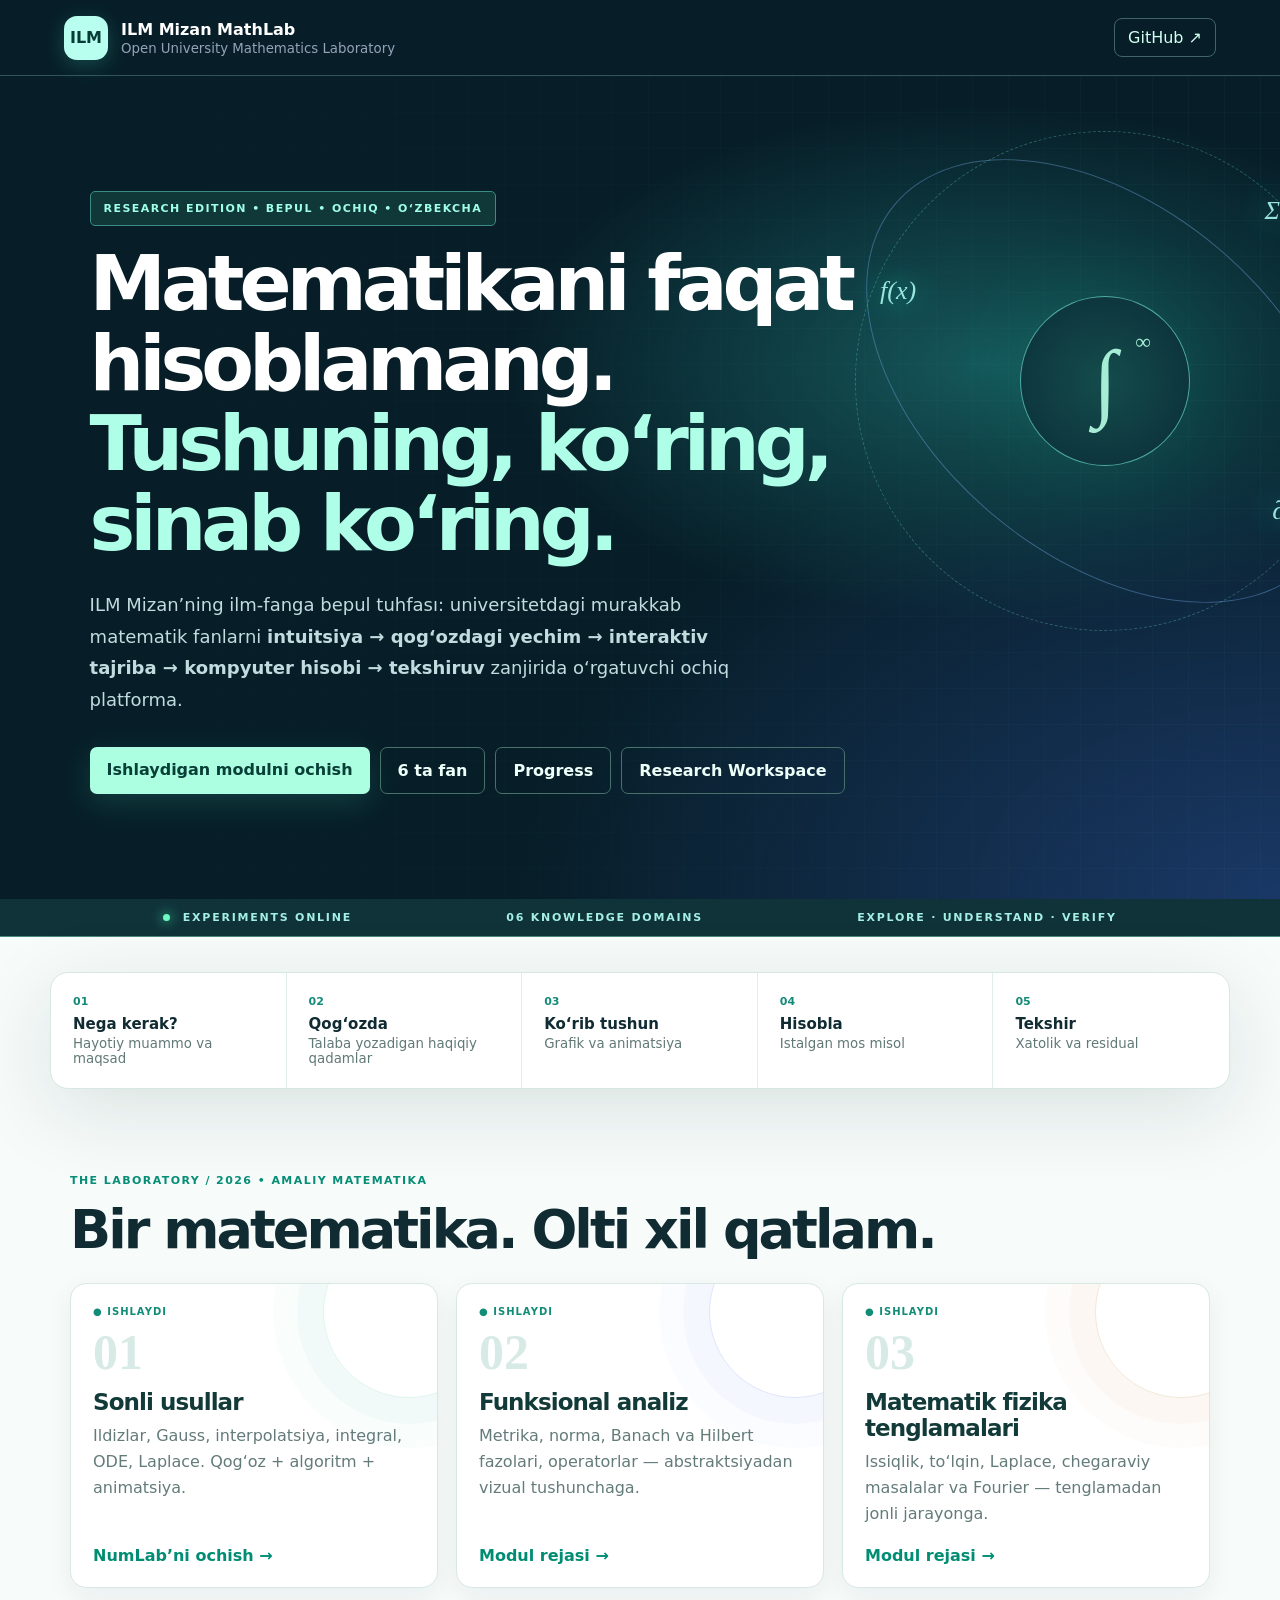
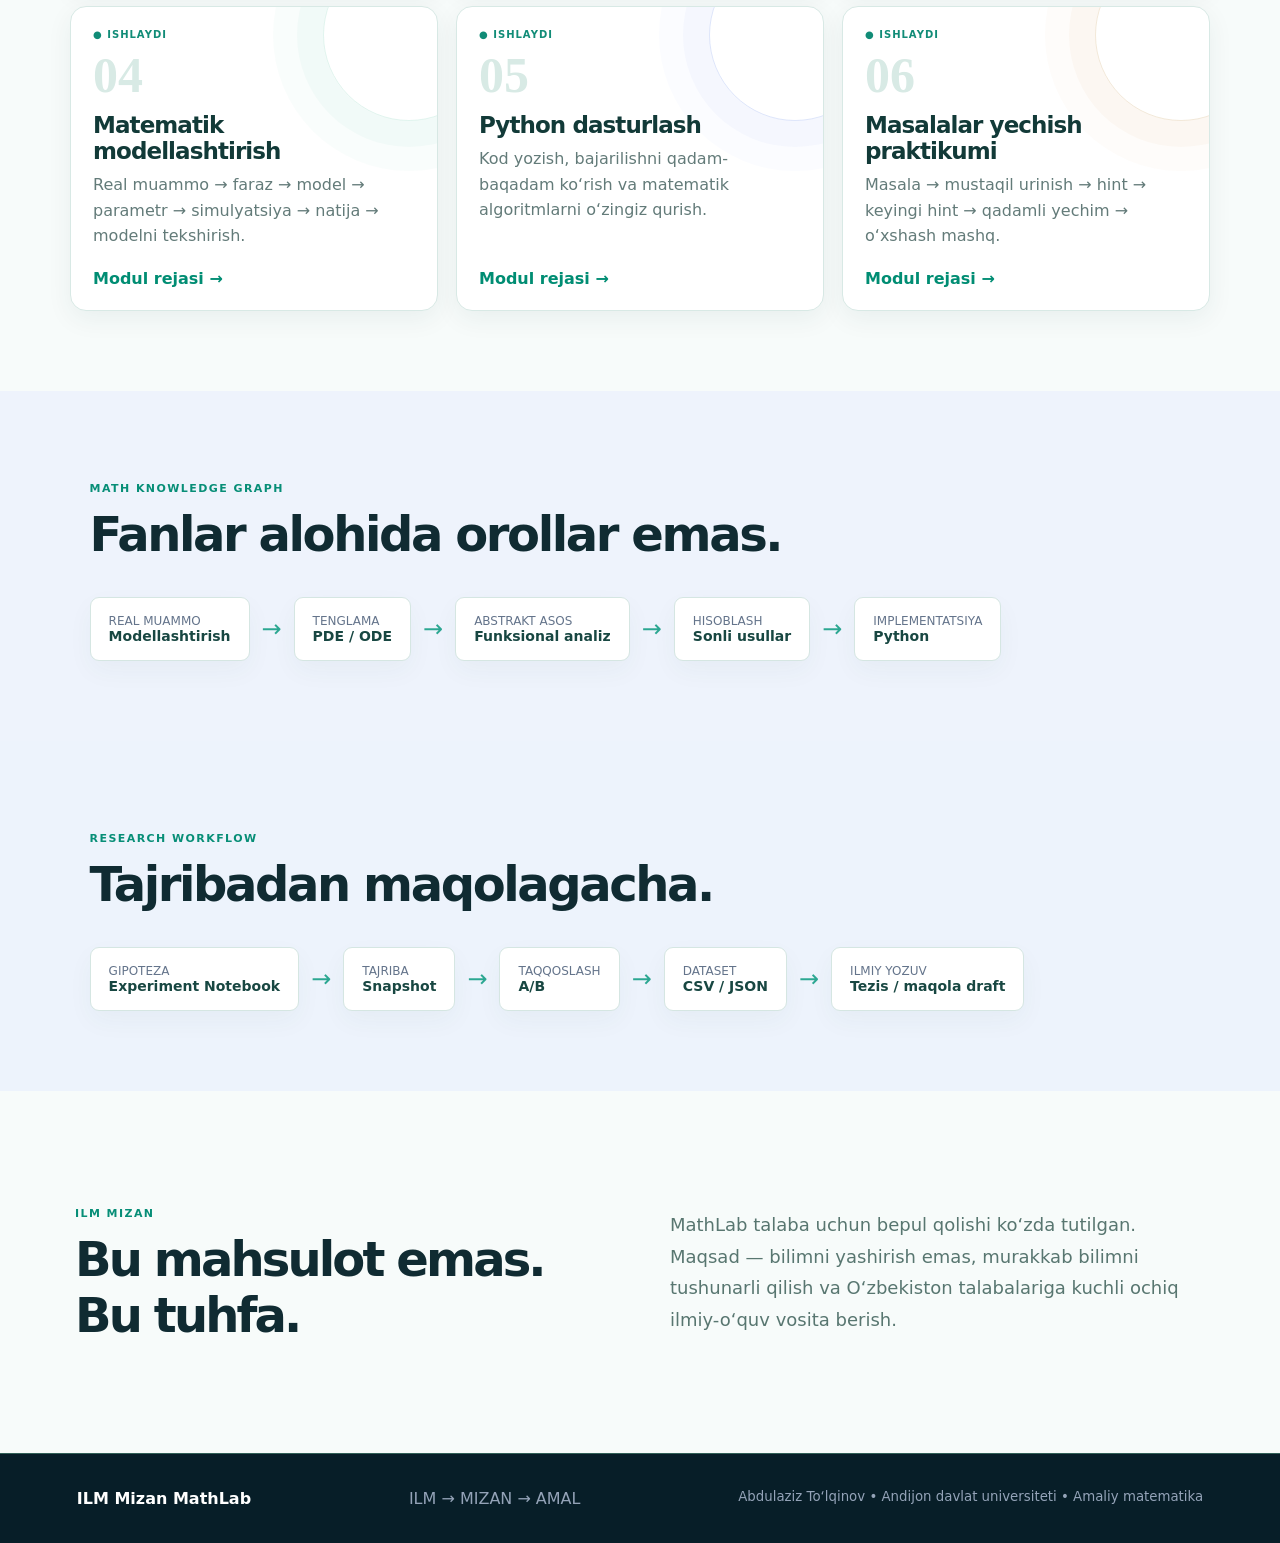
<file: index.html>
<!DOCTYPE html>
<html lang="uz">
<head>
<meta charset="UTF-8">
<meta name="viewport" content="width=device-width,initial-scale=1.0">
<meta name="description" content="ILM Mizan MathLab — universitet matematikasini tushunish, ko‘rish va tajriba qilish uchun bepul ochiq laboratoriya.">
<title>ILM Mizan MathLab</title>
<link rel="stylesheet" href="mathlab.css">
<link rel="stylesheet" href="laboratory-theme.css">
</head>
<body>
<header class="top">
  <div class="brand"><span class="mark">ILM</span><div><b>ILM Mizan MathLab</b><small>Open University Mathematics Laboratory</small></div></div>
  <a class="github" href="https://github.com/abdulAziz-Al-ILM/NumLab">GitHub ↗</a>
</header>
<main>
<section class="hero"><div class="math-orbit" aria-hidden="true"><div class="orbit orbit-a"></div><div class="orbit orbit-b"></div><div class="orbit-center">∫<small>∞</small></div><span class="orbit-label a">f(x)</span><span class="orbit-label b">∂²u</span><span class="orbit-label c">Σ</span></div>
  <div class="pill">RESEARCH EDITION • BEPUL • OCHIQ • O‘ZBEKCHA</div>
  <h1>Matematikani faqat hisoblamang.<br><span>Tushuning, ko‘ring, sinab ko‘ring.</span></h1>
  <p>ILM Mizan’ning ilm-fanga bepul tuhfası: universitetdagi murakkab matematik fanlarni <b>intuitsiya → qog‘ozdagi yechim → interaktiv tajriba → kompyuter hisobi → tekshiruv</b> zanjirida o‘rgatuvchi ochiq platforma.</p>
  <div class="hero-actions"><a class="primary" href="subjects/numerical/">Ishlaydigan modulni ochish</a><a class="secondary" href="#subjects">6 ta fan</a><a class="secondary" href="dashboard.html">Progress</a><a class="secondary" href="research.html">Research Workspace</a></div>
</section>

<div class="lab-status"><span><i></i> EXPERIMENTS ONLINE</span><span>06 KNOWLEDGE DOMAINS</span><span>EXPLORE · UNDERSTAND · VERIFY</span></div>
<section class="standard">
  <div><span>01</span><b>Nega kerak?</b><small>Hayotiy muammo va maqsad</small></div>
  <div><span>02</span><b>Qog‘ozda</b><small>Talaba yozadigan haqiqiy qadamlar</small></div>
  <div><span>03</span><b>Ko‘rib tushun</b><small>Grafik va animatsiya</small></div>
  <div><span>04</span><b>Hisobla</b><small>Istalgan mos misol</small></div>
  <div><span>05</span><b>Tekshir</b><small>Xatolik va residual</small></div>
</section>

<section id="subjects">
  <div class="section-title"><p>THE LABORATORY / 2026 • AMALIY MATEMATIKA</p><h2>Bir matematika. Olti xil qatlam.</h2></div>
  <div class="subjects">
    <a class="subject live" href="subjects/numerical/"><div class="status">● ISHLAYDI</div><div class="num">01</div><h3>Sonli usullar</h3><p>Ildizlar, Gauss, interpolatsiya, integral, ODE, Laplace. Qog‘oz + algoritm + animatsiya.</p><span>NumLab’ni ochish →</span></a>
    <a class="subject live" href="subjects/functional-analysis/"><div class="status">● ISHLAYDI</div><div class="num">02</div><h3>Funksional analiz</h3><p>Metrika, norma, Banach va Hilbert fazolari, operatorlar — abstraktsiyadan vizual tushunchaga.</p><span>Modul rejasi →</span></a>
    <a class="subject live" href="subjects/pde/"><div class="status">● ISHLAYDI</div><div class="num">03</div><h3>Matematik fizika tenglamalari</h3><p>Issiqlik, to‘lqin, Laplace, chegaraviy masalalar va Fourier — tenglamadan jonli jarayonga.</p><span>Modul rejasi →</span></a>
    <a class="subject live" href="subjects/modeling/"><div class="status">● ISHLAYDI</div><div class="num">04</div><h3>Matematik modellashtirish</h3><p>Real muammo → faraz → model → parametr → simulyatsiya → natija → modelni tekshirish.</p><span>Modul rejasi →</span></a>
    <a class="subject live" href="subjects/python/"><div class="status">● ISHLAYDI</div><div class="num">05</div><h3>Python dasturlash</h3><p>Kod yozish, bajarilishni qadam-baqadam ko‘rish va matematik algoritmlarni o‘zingiz qurish.</p><span>Modul rejasi →</span></a>
    <a class="subject live" href="subjects/problem-solving/"><div class="status">● ISHLAYDI</div><div class="num">06</div><h3>Masalalar yechish praktikumi</h3><p>Masala → mustaqil urinish → hint → keyingi hint → qadamli yechim → o‘xshash mashq.</p><span>Modul rejasi →</span></a>
  </div>
</section>

<section class="connection">
  <p class="eyebrow">MATH KNOWLEDGE GRAPH</p>
  <h2>Fanlar alohida orollar emas.</h2>
  <div class="flow"><span>REAL MUAMMO<br><b>Modellashtirish</b></span><i>→</i><span>TENGLAMA<br><b>PDE / ODE</b></span><i>→</i><span>ABSTRAKT ASOS<br><b>Funksional analiz</b></span><i>→</i><span>HISOBLASH<br><b>Sonli usullar</b></span><i>→</i><span>IMPLEMENTATSIYA<br><b>Python</b></span></div>
</section>

<section class="connection" style="background:#f8fafc"><p class="eyebrow">RESEARCH WORKFLOW</p><h2>Tajribadan maqolagacha.</h2><div class="flow"><span>GIPOTEZA<br><b>Experiment Notebook</b></span><i>→</i><span>TAJRIBA<br><b>Snapshot</b></span><i>→</i><span>TAQQOSLASH<br><b>A/B</b></span><i>→</i><span>DATASET<br><b>CSV / JSON</b></span><i>→</i><span>ILMIY YOZUV<br><b>Tezis / maqola draft</b></span></div></section>
<section class="mission">
  <div><p class="eyebrow">ILM MIZAN</p><h2>Bu mahsulot emas. Bu tuhfa.</h2></div>
  <p>MathLab talaba uchun bepul qolishi ko‘zda tutilgan. Maqsad — bilimni yashirish emas, murakkab bilimni tushunarli qilish va O‘zbekiston talabalariga kuchli ochiq ilmiy-o‘quv vosita berish.</p>
</section>
</main>
<footer><b>ILM Mizan MathLab</b><span>ILM → MIZAN → AMAL</span><small>Abdulaziz To‘lqinov • Andijon davlat universiteti • Amaliy matematika</small></footer>
</body>
</html>
</file>
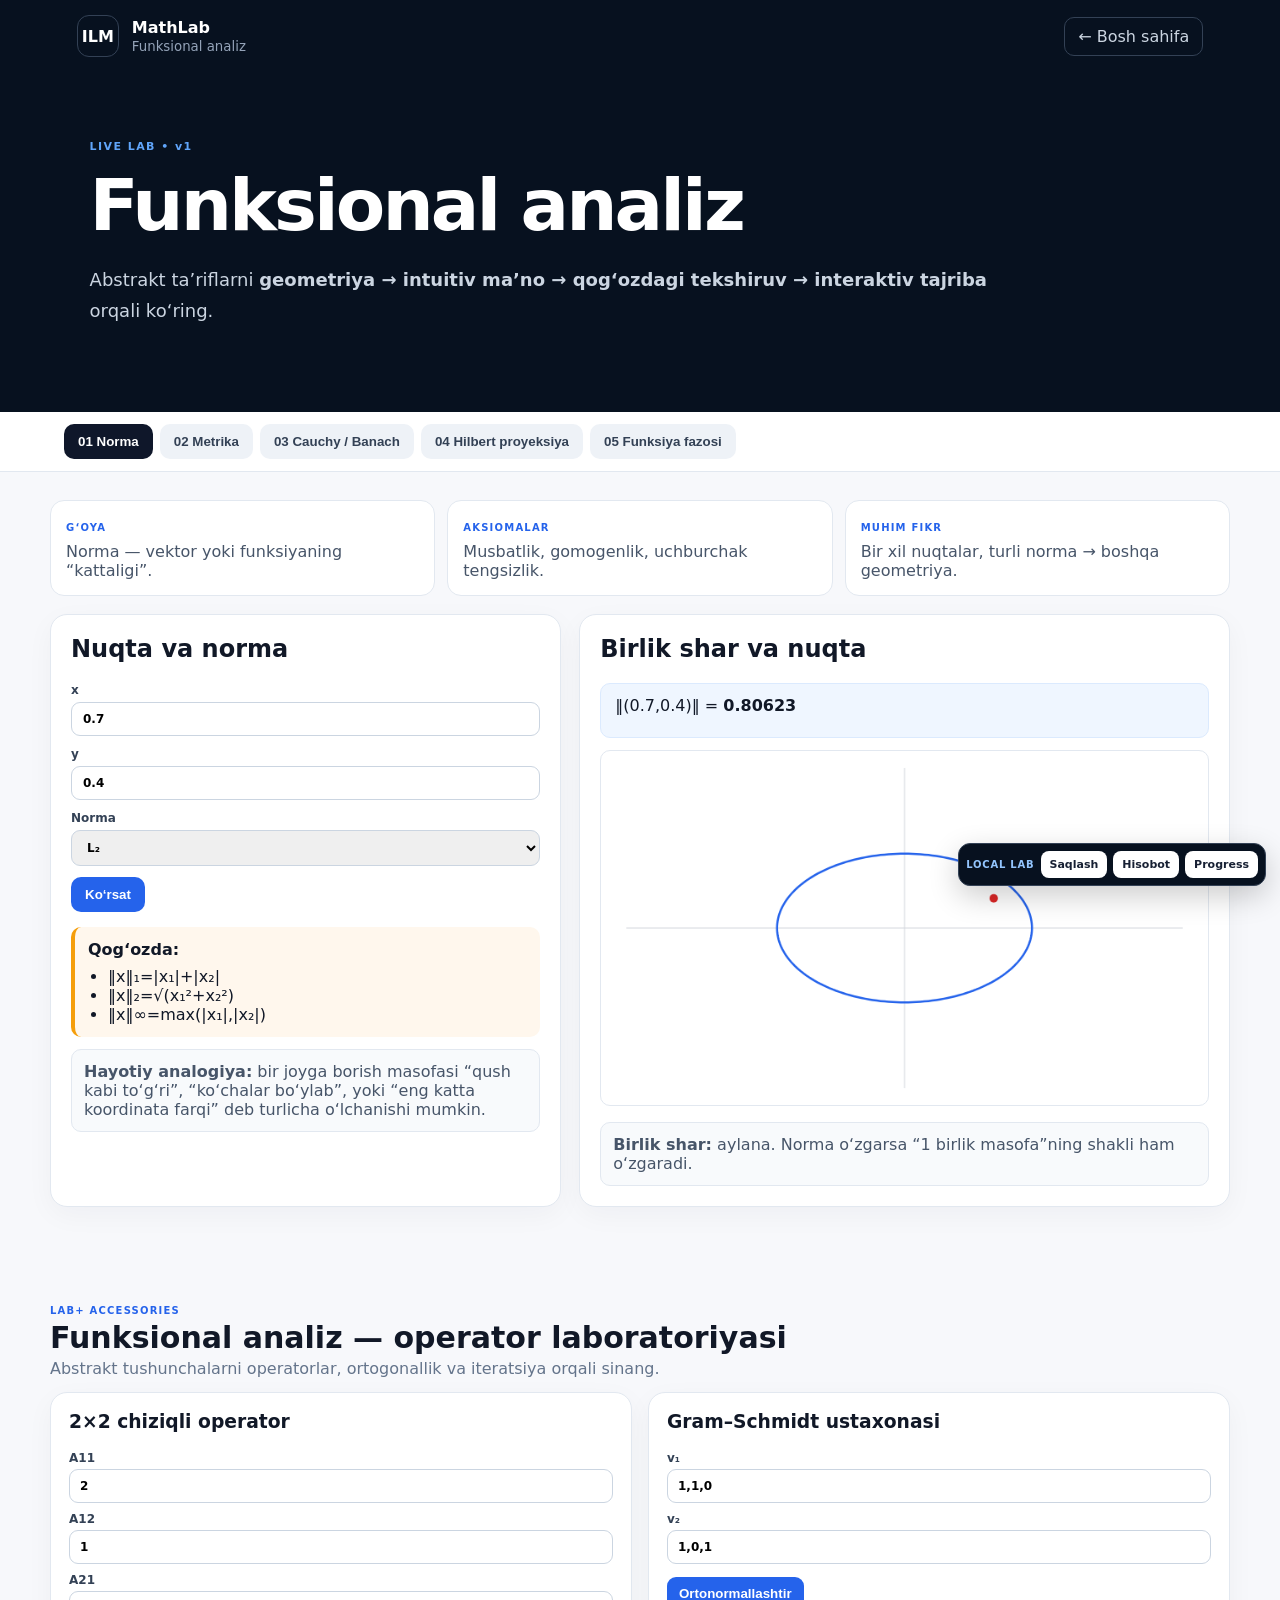
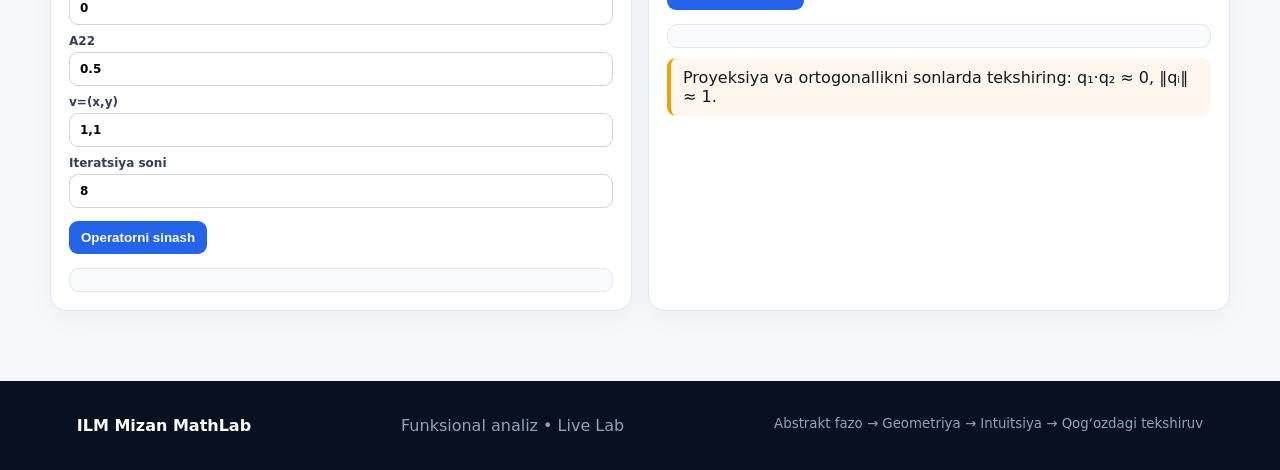
<file: subjects/functional-analysis/index.html>
<!DOCTYPE html>
<html lang="uz">
<head>
<meta charset="UTF-8"><meta name="viewport" content="width=device-width,initial-scale=1">
<title>Funksional analiz — ILM Mizan MathLab</title>
<link rel="stylesheet" href="../../mathlab.css"><link rel="stylesheet" href="fa.css">
</head>
<body>
<header class="top"><div class="brand"><span class="mark">ILM</span><div><b>MathLab</b><small>Funksional analiz</small></div></div><a class="github" href="../../">← Bosh sahifa</a></header>
<main>
<section class="fa-hero"><div class="pill">LIVE LAB • v1</div><h1>Funksional analiz</h1><p>Abstrakt ta’riflarni <b>geometriya → intuitiv ma’no → qog‘ozdagi tekshiruv → interaktiv tajriba</b> orqali ko‘ring.</p></section>
<nav class="lab-tabs">
<button class="lab-tab active" data-lab="norm">01 Norma</button>
<button class="lab-tab" data-lab="metric">02 Metrika</button>
<button class="lab-tab" data-lab="cauchy">03 Cauchy / Banach</button>
<button class="lab-tab" data-lab="hilbert">04 Hilbert proyeksiya</button>
<button class="lab-tab" data-lab="functions">05 Funksiya fazosi</button>
</nav>

<section id="norm" class="lab-panel active">
<div class="lesson-standard">
<article><span>G‘OYA</span><p>Norma — vektor yoki funksiyaning “kattaligi”.</p></article>
<article><span>AKSIOMALAR</span><p>Musbatlik, gomogenlik, uchburchak tengsizlik.</p></article>
<article><span>MUHIM FIKR</span><p>Bir xil nuqtalar, turli norma → boshqa geometriya.</p></article>
</div>
<div class="lab-grid">
<div class="lab-card">
<h2>Nuqta va norma</h2>
<label>x <input id="norm-x" type="number" step="0.1" value="0.7"></label>
<label>y <input id="norm-y" type="number" step="0.1" value="0.4"></label>
<label>Norma <select id="norm-type" onchange="drawNorm()"><option value="1">L₁</option><option value="2" selected>L₂</option><option value="inf">L∞</option></select></label>
<button onclick="drawNorm()">Ko‘rsat</button>
<div class="paper-box"><b>Qog‘ozda:</b><ul><li>‖x‖₁=|x₁|+|x₂|</li><li>‖x‖₂=√(x₁²+x₂²)</li><li>‖x‖∞=max(|x₁|,|x₂|)</li></ul></div>
<div class="tradeoffs"><b>Hayotiy analogiya:</b> bir joyga borish masofasi “qush kabi to‘g‘ri”, “ko‘chalar bo‘ylab”, yoki “eng katta koordinata farqi” deb turlicha o‘lchanishi mumkin.</div>
</div>
<div class="lab-card"><h2>Birlik shar va nuqta</h2><div id="norm-summary" class="fa-summary"></div><canvas id="norm-canvas" width="720" height="420"></canvas><div id="norm-note" class="fa-note"></div></div>
</div>
</section>

<section id="metric" class="lab-panel">
<div class="lesson-standard">
<article><span>G‘OYA</span><p>Metrika — ikki obyekt orasidagi masofa qoidasi.</p></article>
<article><span>SHART</span><p>d(x,y)≥0, simmetrik, 0 faqat x=y da, triangle inequality.</p></article>
<article><span>NEGA KERAK?</span><p>“Yaqinlashish”, “uzluksizlik” va “Cauchy” masofaga bog‘liq.</p></article>
</div>
<div class="lab-grid">
<div class="lab-card"><h2>Ikki nuqta</h2>
<label>x₁ <input id="m-x1" type="number" step="0.1" value="0"></label>
<label>y₁ <input id="m-y1" type="number" step="0.1" value="0"></label>
<label>x₂ <input id="m-x2" type="number" step="0.1" value="3"></label>
<label>y₂ <input id="m-y2" type="number" step="0.1" value="2"></label>
<button onclick="drawMetric()">Masofalarni solishtir</button>
<div class="paper-box"><b>Qog‘ozda:</b> bir xil ikki nuqta uchun d₁, d₂, d∞ ni alohida hisoblang. Metrika faqat son emas — fazoning geometriyasini belgilaydi.</div>
</div>
<div class="lab-card"><h2>Masofa</h2><div id="metric-summary" class="fa-summary"></div><canvas id="metric-canvas" width="720" height="420"></canvas><div class="fa-note">L₂ — to‘g‘ri chiziq, L₁ — “Manhattan” yo‘li. Bir xil nuqtalar, boshqa geometriya.</div></div>
</div>
</section>

<section id="cauchy" class="lab-panel">
<div class="lesson-standard">
<article><span>CAUCHY</span><p>Ketma-ketlik hadlari o‘zaro tobora yaqinlashadi.</p></article>
<article><span>TO‘LIQLIK</span><p>Har bir Cauchy ketma-ketlikning limiti fazoning ichida qoladi.</p></article>
<article><span>BANACH</span><p>To‘liq normallangan fazo.</p></article>
</div>
<div class="lab-grid">
<div class="lab-card"><h2>Ketma-ketlik tajribasi</h2>
<label>Ketma-ketlik <select id="seq-type" onchange="drawSequence()"><option value="sqrt2">√2 ga ratsional yaqinlashuv</option><option value="one">1/n</option></select></label>
<label>N <input id="seq-n" type="number" min="3" max="30" value="12"></label>
<button onclick="drawSequence()">Ko‘rsat</button>
<div class="paper-box"><b>Qog‘ozda:</b> ε&gt;0 berilganda shunday N topish kerakki m,n&gt;N bo‘lsa |xₙ−xₘ|&lt;ε.</div>
</div>
<div class="lab-card"><h2>Cauchy va “limit qayerda?”</h2><div id="seq-summary" class="fa-summary"></div><canvas id="seq-canvas" width="720" height="420"></canvas><div id="seq-note" class="fa-note"></div></div>
</div>
</section>

<section id="hilbert" class="lab-panel">
<div class="lesson-standard">
<article><span>G‘OYA</span><p>Hilbert fazoda uzunlik bilan birga burchak/ortogonallik ham bor.</p></article>
<article><span>PROYEKSIYA</span><p>Vektorni qism fazoga eng yaqin nuqta sifatida tushirish.</p></article>
<article><span>NEGA KERAK?</span><p>Least squares, Fourier, signal processing va optimal approximation asosida shu g‘oya yotadi.</p></article>
</div>
<div class="lab-grid">
<div class="lab-card"><h2>Vektor va chiziq</h2>
<label>v=(x,y): x <input id="h-x" type="number" step="0.1" value="2"></label>
<label>y <input id="h-y" type="number" step="0.1" value="3"></label>
<label>Qism fazo yo‘nalishi a <input id="h-a" type="number" step="0.1" value="1"></label>
<label>b <input id="h-b" type="number" step="0.1" value="1"></label>
<button onclick="drawHilbert()">Proyeksiyani top</button>
<div class="paper-box"><b>Qog‘ozda:</b> projᵤ(v)=[(v·u)/(u·u)]u. Farq v−projᵤ(v) qism fazoga ortogonal bo‘ladi.</div>
</div>
<div class="lab-card"><h2>Eng yaqin nuqta</h2><div id="hilbert-summary" class="fa-summary"></div><canvas id="hilbert-canvas" width="720" height="420"></canvas><div class="fa-note"><b>Intuitsiya:</b> soyani chiziqqa perpendikulyar tushirish — eng yaqin nuqtani beradi.</div></div>
</div>
</section>

<section id="functions" class="lab-panel">
<div class="lesson-standard">
<article><span>FUNKSION OBYEKT</span><p>Endi “vektor” bitta nuqta emas, butun funksiya bo‘lishi mumkin.</p></article>
<article><span>NORMALAR</span><p>L¹, L² va L∞ normani sonli integral/max orqali baholaymiz.</p></article>
<article><span>MASOFA</span><p>d(f,g)=‖f−g‖ orqali ikki funksiyaning qanchalik yaqinligini o‘lchaymiz.</p></article>
</div>
<div class="lab-grid">
<div class="lab-card">
<h2>Ikki funksiyani kiriting</h2>
<label>f(x) <input id="fn-f" value="sin(pi*x)"></label>
<label>g(x) <input id="fn-g" value="x*(1-x)*4"></label>
<label>a <input id="fn-a" type="number" value="0"></label>
<label>b <input id="fn-b" type="number" value="1"></label>
<div class="examples"><button onclick="loadFnExample('sine')">Sinus vs parabola</button><button onclick="loadFnExample('approx')">Yaqin funksiyalar</button><button onclick="loadFnExample('poly')">Polinomlar</button></div>
<button onclick="runFunctionSpace()">Hisobla va solishtir</button>
<div class="paper-box"><b>Qog‘ozda:</b><ul><li>‖f‖₁=∫|f|dx</li><li>‖f‖₂=(∫|f|²dx)¹ᐟ²</li><li>‖f‖∞=max|f(x)|</li><li>d₂(f,g)=‖f−g‖₂</li></ul></div>
</div>
<div class="lab-card">
<h2>Funksiya fazosida masofa</h2>
<div id="fn-summary" class="fa-summary"></div>
<canvas id="fn-canvas" width="720" height="420"></canvas>
<div id="fn-note" class="fa-note"></div>
</div>
</div>
</section>
</main>
<footer><b>ILM Mizan MathLab</b><span>Funksional analiz • Live Lab</span><small>Abstrakt fazo → Geometriya → Intuitsiya → Qog‘ozdagi tekshiruv</small></footer>
<script src="fa.js"></script>
<script src="../../core/enrichment.js"></script>
<script src="../../core/progress.js"></script></body></html>
</file>
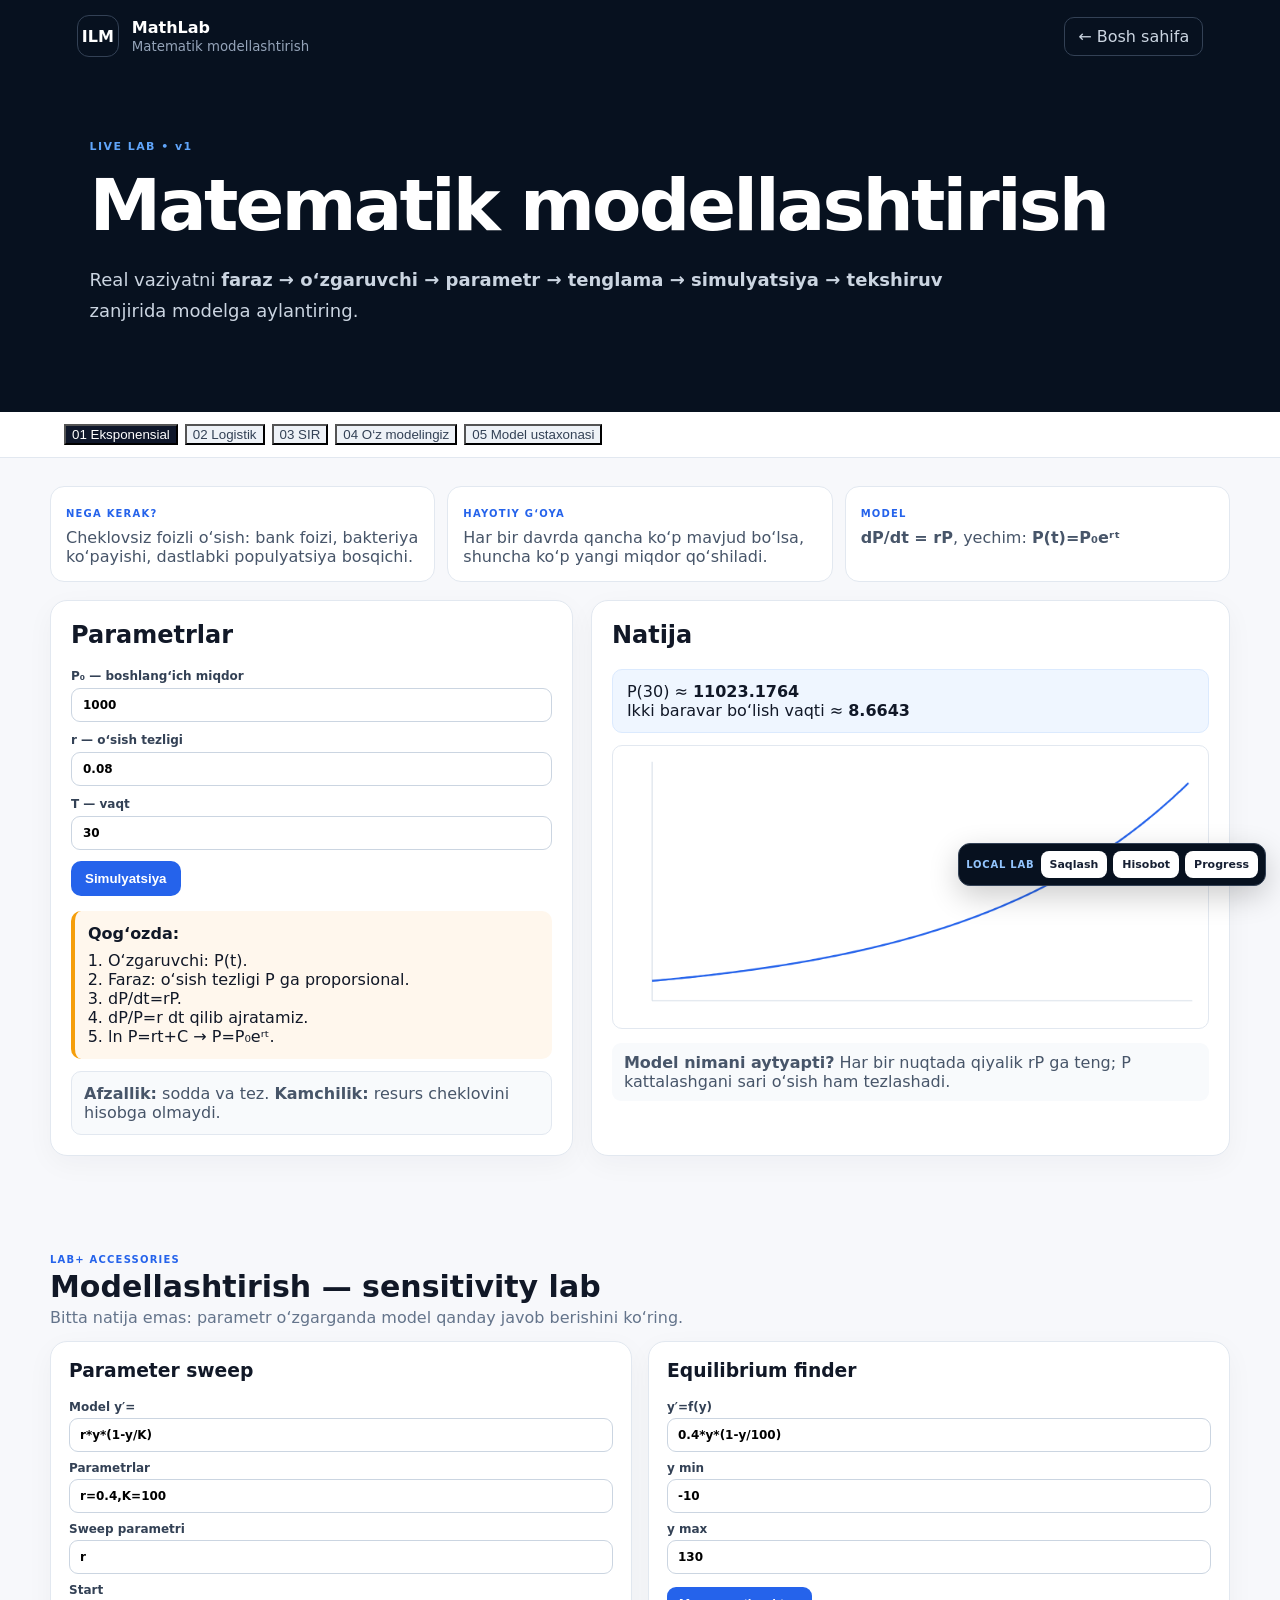
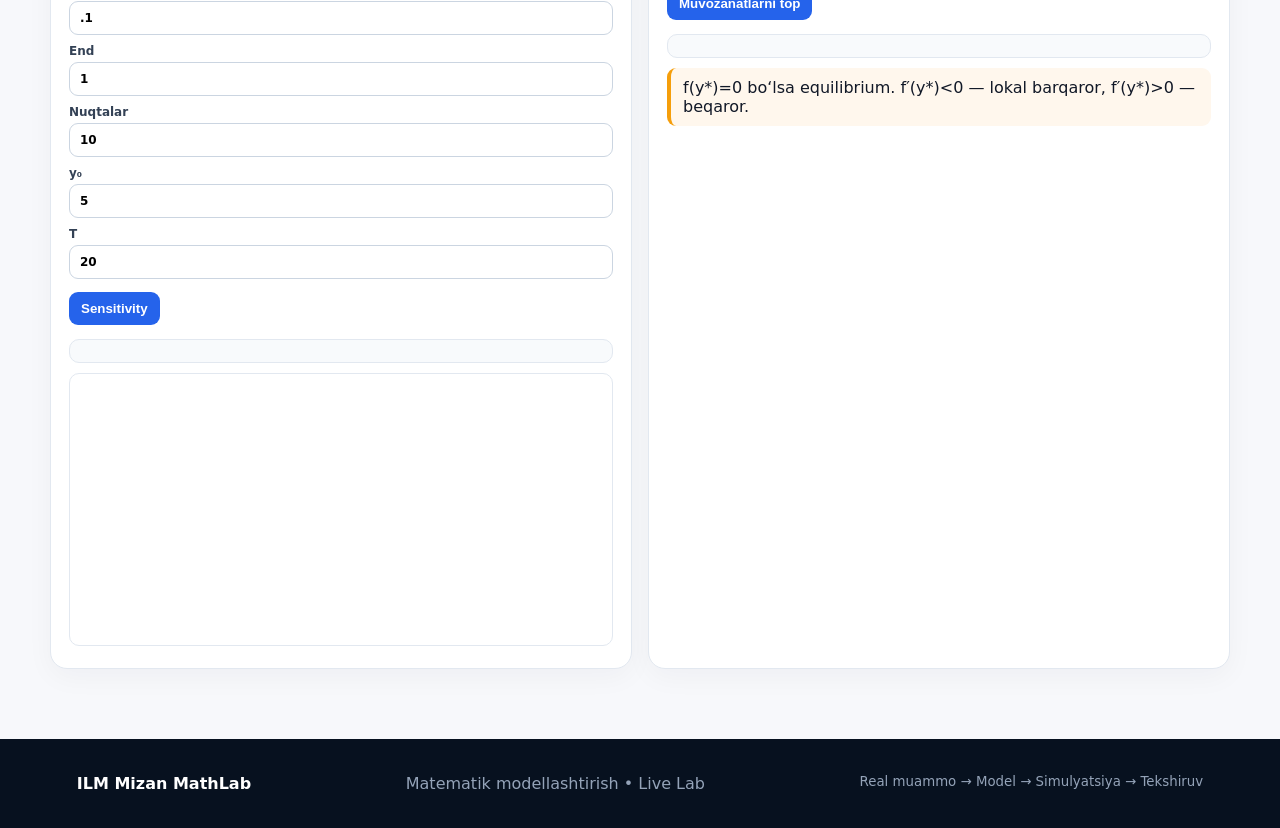
<file: subjects/modeling/index.html>
<!DOCTYPE html>
<html lang="uz">
<head>
<meta charset="UTF-8">
<meta name="viewport" content="width=device-width,initial-scale=1">
<title>Matematik modellashtirish — ILM Mizan MathLab</title>
<link rel="stylesheet" href="../../mathlab.css">
<link rel="stylesheet" href="modeling.css">
</head>
<body>
<header class="top">
  <div class="brand"><span class="mark">ILM</span><div><b>MathLab</b><small>Matematik modellashtirish</small></div></div>
  <a class="github" href="../../">← Bosh sahifa</a>
</header>
<main>
<section class="model-hero">
  <div class="pill">LIVE LAB • v1</div>
  <h1>Matematik modellashtirish</h1>
  <p>Real vaziyatni <b>faraz → o‘zgaruvchi → parametr → tenglama → simulyatsiya → tekshiruv</b> zanjirida modelga aylantiring.</p>
</section>
<nav class="lab-tabs">
  <button class="lab-tab active" data-lab="exp">01 Eksponensial</button>
  <button class="lab-tab" data-lab="logistic">02 Logistik</button>
  <button class="lab-tab" data-lab="sir">03 SIR</button>
  <button class="lab-tab" data-lab="custom">04 O‘z modelingiz</button>
  <button class="lab-tab" data-lab="workshop">05 Model ustaxonasi</button>
</nav>

<section id="exp" class="lab-panel active">
  <div class="lesson-standard">
    <article><span>NEGA KERAK?</span><p>Cheklovsiz foizli o‘sish: bank foizi, bakteriya ko‘payishi, dastlabki populyatsiya bosqichi.</p></article>
    <article><span>HAYOTIY G‘OYA</span><p>Har bir davrda qancha ko‘p mavjud bo‘lsa, shuncha ko‘p yangi miqdor qo‘shiladi.</p></article>
    <article><span>MODEL</span><p><b>dP/dt = rP</b>, yechim: <b>P(t)=P₀eʳᵗ</b></p></article>
  </div>
  <div class="lab-grid">
    <div class="lab-card">
      <h2>Parametrlar</h2>
      <label>P₀ — boshlang‘ich miqdor <input id="exp-p0" type="number" value="1000"></label>
      <label>r — o‘sish tezligi <input id="exp-r" type="number" step="0.01" value="0.08"></label>
      <label>T — vaqt <input id="exp-t" type="number" value="30"></label>
      <button onclick="runExp()">Simulyatsiya</button>
      <div class="paper-box"><b>Qog‘ozda:</b><ol><li>O‘zgaruvchi: P(t).</li><li>Faraz: o‘sish tezligi P ga proporsional.</li><li>dP/dt=rP.</li><li>dP/P=r dt qilib ajratamiz.</li><li>ln P=rt+C → P=P₀eʳᵗ.</li></ol></div>
      <div class="tradeoffs"><b>Afzallik:</b> sodda va tez. <b>Kamchilik:</b> resurs cheklovini hisobga olmaydi.</div>
    </div>
    <div class="lab-card">
      <h2>Natija</h2>
      <div id="exp-summary" class="model-summary"></div>
      <canvas id="exp-canvas" width="760" height="360"></canvas>
      <div id="exp-note" class="model-note"></div>
    </div>
  </div>
</section>

<section id="logistic" class="lab-panel">
  <div class="lesson-standard">
    <article><span>NEGA KERAK?</span><p>Real populyatsiya cheksiz o‘smaydi. Oziqa, joy va resurslar o‘sishni sekinlashtiradi.</p></article>
    <article><span>HAYOTIY G‘OYA</span><p>Populyatsiya kichik bo‘lsa tez o‘sadi; K sig‘imga yaqinlashganda o‘sish deyarli to‘xtaydi.</p></article>
    <article><span>MODEL</span><p><b>dP/dt = rP(1−P/K)</b></p></article>
  </div>
  <div class="lab-grid">
    <div class="lab-card">
      <h2>Parametrlar</h2>
      <label>P₀ <input id="log-p0" type="number" value="1000"></label>
      <label>r <input id="log-r" type="number" step="0.01" value="0.2"></label>
      <label>K — muhit sig‘imi <input id="log-k" type="number" value="10000"></label>
      <label>T <input id="log-t" type="number" value="40"></label>
      <button onclick="runLogistic()">Simulyatsiya</button>
      <div class="paper-box"><b>Qog‘ozda model qurish:</b><ol><li>Cheksiz model: rP.</li><li>Cheklov faktori: 1−P/K.</li><li>Ikkalasini ko‘paytiramiz.</li><li>P≪K bo‘lsa model deyarli eksponensial.</li><li>P→K bo‘lsa dP/dt→0.</li></ol></div>
      <div class="tradeoffs"><b>Afzallik:</b> to‘yinganlikni ko‘rsatadi. <b>Kamchilik:</b> K va r doimiy deb faraz qiladi.</div>
    </div>
    <div class="lab-card">
      <h2>Eksponensial bilan taqqoslash</h2>
      <div id="log-summary" class="model-summary"></div>
      <canvas id="log-canvas" width="760" height="360"></canvas>
      <div id="log-note" class="model-note"></div>
    </div>
  </div>
</section>

<section id="sir" class="lab-panel">
  <div class="lesson-standard">
    <article><span>NEGA KERAK?</span><p>Epidemiyada kasallanish cho‘qqisi qachon bo‘ladi va parametrlar uni qanday o‘zgartiradi?</p></article>
    <article><span>3 GURUH</span><p><b>S</b> — moyil, <b>I</b> — kasal, <b>R</b> — sog‘aygan/chiqqan.</p></article>
    <article><span>MODEL</span><p>S′=−βSI/N, I′=βSI/N−γI, R′=γI</p></article>
  </div>
  <div class="lab-grid">
    <div class="lab-card">
      <h2>Parametrlar</h2>
      <label>N <input id="sir-n" type="number" value="10000"></label>
      <label>I₀ <input id="sir-i0" type="number" value="10"></label>
      <label>β — yuqish <input id="sir-beta" type="number" step="0.01" value="0.35"></label>
      <label>γ — chiqish/sog‘ayish <input id="sir-gamma" type="number" step="0.01" value="0.10"></label>
      <label>T — kun <input id="sir-t" type="number" value="120"></label>
      <button onclick="runSIR()">Simulyatsiya</button>
      <div class="paper-box"><b>Qog‘ozda fikrlash:</b><ol><li>S dan I ga oqim βSI/N.</li><li>I dan R ga oqim γI.</li><li>Jami S+I+R=N saqlanadi.</li><li>R₀≈β/γ — dastlabki tarqalish mezoni.</li></ol></div>
      <div class="tradeoffs"><b>Afzallik:</b> oqimlarni sodda ko‘rsatadi. <b>Kamchilik:</b> aholi bir xil aralashadi deb faraz qiladi; bu real hayotning soddalashtirilgan modeli.</div>
    </div>
    <div class="lab-card">
      <h2>Epidemiya dinamikasi</h2>
      <div id="sir-summary" class="model-summary"></div>
      <canvas id="sir-canvas" width="760" height="360"></canvas>
      <div id="sir-note" class="model-note"></div>
    </div>
  </div>
</section>


<section id="custom" class="lab-panel">
  <div class="lesson-standard">
    <article><span>UNIVERSAL ODE</span><p>y′ = f(t,y; parametrlar) ko‘rinishidagi o‘z modelingizni kiriting.</p></article>
    <article><span>SIMULYATSIYA</span><p>Euler yoki RK4 bilan vaqt bo‘yicha yechim trayektoriyasi quriladi.</p></article>
    <article><span>EKSPERIMENT</span><p>Parametrni o‘zgartirib model sezgirligini tekshiring.</p></article>
  </div>
  <div class="lab-grid">
    <div class="lab-card">
      <h2>O‘z differential modelingiz</h2>
      <label>dy/dt = f(t,y) <input id="custom-eq" value="r*y*(1-y/K)"></label>
      <label>Parametrlar <input id="custom-params" value="r=0.4, K=100"></label>
      <label>y(0) <input id="custom-y0" type="number" value="5"></label>
      <label>T <input id="custom-t" type="number" value="20"></label>
      <label>h <input id="custom-h" type="number" step="0.01" value="0.05"></label>
      <label>Usul <select id="custom-method"><option value="rk4">RK4</option><option value="euler">Euler</option></select></label>
      <div class="examples"><button onclick="loadCustom('decay')">So‘nish</button><button onclick="loadCustom('logistic')">Logistik</button><button onclick="loadCustom('harvest')">Hosil yig‘ish</button><button onclick="loadCustom('forcing')">Tashqi kuch</button></div>
      <button onclick="runCustomModel()">Simulyatsiya</button>
      <div class="paper-box"><b>Qog‘ozda:</b> 1) o‘zgaruvchini aniqlang; 2) hosila nimaga bog‘liqligini yozing; 3) parametrlarni nomlang; 4) boshlang‘ich shart bering; 5) bir qadam formulani qo‘lda hisoblab ko‘ring.</div>
    </div>
    <div class="lab-card">
      <h2>Trayektoriya va tekshiruv</h2>
      <div id="custom-summary" class="model-summary"></div>
      <canvas id="custom-canvas" width="760" height="360"></canvas>
      <div id="custom-note" class="model-note"></div>
      <div id="custom-table" class="scroll-table"></div>
    </div>
  </div>
</section>

<section id="workshop" class="lab-panel">
  <div class="workshop">
    <div class="section-title"><p>MODEL BUILDER</p><h2>Real muammodan tenglamagacha</h2></div>
    <div class="builder">
      <div><span>1</span><h3>Muammo</h3><textarea id="w-problem" placeholder="Masalan: shahardagi taksilar soni va talab..."></textarea></div>
      <div><span>2</span><h3>Asosiy o‘zgaruvchi</h3><textarea id="w-vars" placeholder="Nima vaqt bo‘yicha o‘zgaradi?"></textarea></div>
      <div><span>3</span><h3>Farazlar</h3><textarea id="w-assumptions" placeholder="Nimani soddalashtiryapmiz?"></textarea></div>
      <div><span>4</span><h3>Parametrlar</h3><textarea id="w-params" placeholder="Qanday doimiy yoki boshqaruvchi miqdorlar bor?"></textarea></div>
      <div><span>5</span><h3>Tenglama / bog‘lanish</h3><textarea id="w-eq" placeholder="Masalan: dP/dt=rP(1-P/K)"></textarea></div>
      <div><span>6</span><h3>Validatsiya</h3><textarea id="w-check" placeholder="Modelni qaysi real ma’lumot bilan tekshiramiz?"></textarea></div>
    </div>
    <button onclick="buildModelCard()">Model kartasini tuz</button>
    <div id="model-card" class="generated-card hidden"></div>
  </div>
</section>
</main>

<footer><b>ILM Mizan MathLab</b><span>Matematik modellashtirish • Live Lab</span><small>Real muammo → Model → Simulyatsiya → Tekshiruv</small></footer>
<script src="modeling.js"></script>
<script src="../../core/enrichment.js"></script>
<script src="../../core/progress.js"></script></body>
</html>
</file>
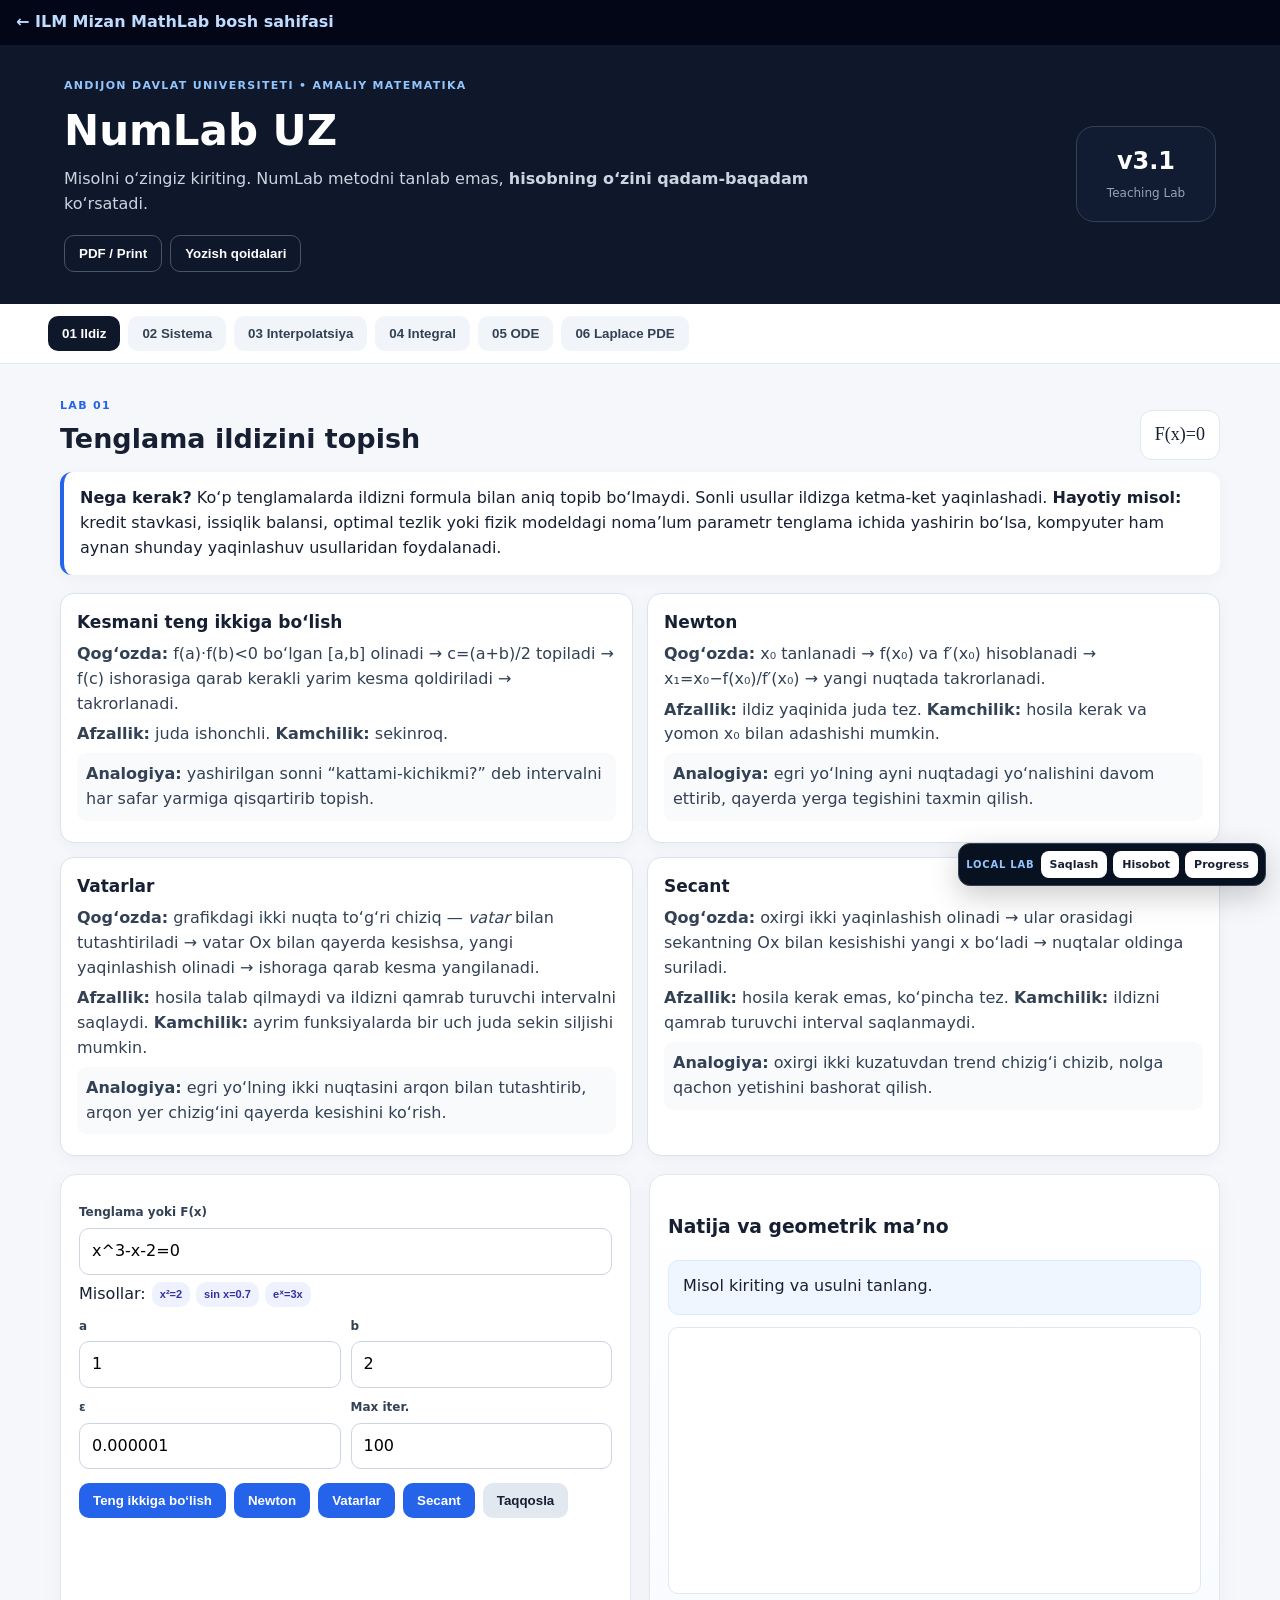
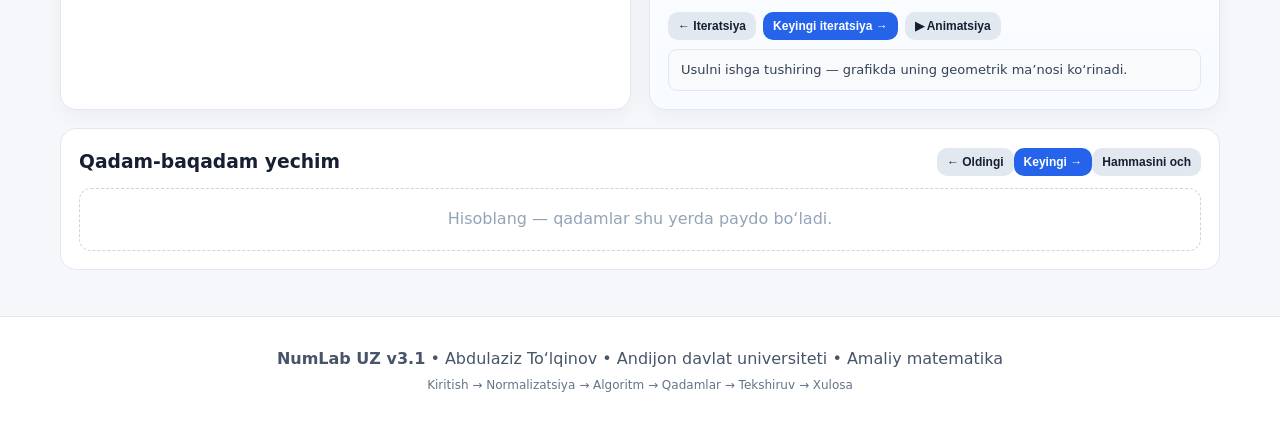
<file: subjects/numerical/index.html>
<!DOCTYPE html>
<html lang="uz">
<head>
<meta charset="UTF-8">
<meta name="viewport" content="width=device-width, initial-scale=1.0">
<meta name="description" content="NumLab UZ — istalgan mos sonli masalani qadam-baqadam yechish va tushuntirish laboratoriyasi.">
<title>NumLab UZ — Universal Numerical Methods Lab</title>
<link rel="stylesheet" href="../../style.css">
</head>
<body><div style="padding:10px 16px;background:#020617;color:white"><a href="../../" style="color:#bfdbfe;text-decoration:none;font-weight:700">← ILM Mizan MathLab bosh sahifasi</a></div>
<header class="hero">
  <div>
    <div class="eyebrow">ANDIJON DAVLAT UNIVERSITETI • AMALIY MATEMATIKA</div>
    <h1>NumLab UZ</h1>
    <p>Misolni o‘zingiz kiriting. NumLab metodni tanlab emas, <b>hisobning o‘zini qadam-baqadam</b> ko‘rsatadi.</p>
    <div class="hero-actions">
      <button class="ghost" onclick="window.print()">PDF / Print</button>
      <button class="ghost" onclick="toggleHelp()">Yozish qoidalari</button>
    </div>
  </div>
  <div class="hero-badge"><b>v3.1</b><span>Teaching Lab</span></div>
</header>
<div id="help" class="notice hidden">
  <b>Oddiy matematik yozuv ishlaydi:</b>
  <code>x^2=2</code>, <code>2x+3</code>, <code>sin(x)</code>, <code>sin x</code>, <code>√x</code>, <code>ln(x)</code>, <code>e^x</code>, <code>pi</code>.
  <span>NumLab <code>Math.sin(x)</code> kabi JavaScript yozuvini ham qabul qiladi.</span>
</div>
<nav id="tabs">
  <button class="tab active" data-tab="roots">01 Ildiz</button>
  <button class="tab" data-tab="gauss">02 Sistema</button>
  <button class="tab" data-tab="interp">03 Interpolatsiya</button>
  <button class="tab" data-tab="integral">04 Integral</button>
  <button class="tab" data-tab="ode">05 ODE</button>
  <button class="tab" data-tab="pde">06 Laplace PDE</button>
</nav>
<main>
<section id="roots" class="panel active">
  <div class="section-head"><div><span class="kicker">LAB 01</span><h2>Tenglama ildizini topish</h2></div><div class="formula">F(x)=0</div></div>
  <div class="theory"><b>Nega kerak?</b> Ko‘p tenglamalarda ildizni formula bilan aniq topib bo‘lmaydi. Sonli usullar ildizga ketma-ket yaqinlashadi. <b>Hayotiy misol:</b> kredit stavkasi, issiqlik balansi, optimal tezlik yoki fizik modeldagi noma’lum parametr tenglama ichida yashirin bo‘lsa, kompyuter ham aynan shunday yaqinlashuv usullaridan foydalanadi.</div>
  <div class="method-guide">
    <div class="guide-card"><h3>Kesmani teng ikkiga bo‘lish</h3><p><b>Qog‘ozda:</b> f(a)·f(b)&lt;0 bo‘lgan [a,b] olinadi → c=(a+b)/2 topiladi → f(c) ishorasiga qarab kerakli yarim kesma qoldiriladi → takrorlanadi.</p><p><b>Afzallik:</b> juda ishonchli. <b>Kamchilik:</b> sekinroq.</p><p class="analogy"><b>Analogiya:</b> yashirilgan sonni “kattami-kichikmi?” deb intervalni har safar yarmiga qisqartirib topish.</p></div>
    <div class="guide-card"><h3>Newton</h3><p><b>Qog‘ozda:</b> x₀ tanlanadi → f(x₀) va f′(x₀) hisoblanadi → x₁=x₀−f(x₀)/f′(x₀) → yangi nuqtada takrorlanadi.</p><p><b>Afzallik:</b> ildiz yaqinida juda tez. <b>Kamchilik:</b> hosila kerak va yomon x₀ bilan adashishi mumkin.</p><p class="analogy"><b>Analogiya:</b> egri yo‘lning ayni nuqtadagi yo‘nalishini davom ettirib, qayerda yerga tegishini taxmin qilish.</p></div>
    <div class="guide-card"><h3>Vatarlar</h3><p><b>Qog‘ozda:</b> grafikdagi ikki nuqta to‘g‘ri chiziq — <i>vatar</i> bilan tutashtiriladi → vatar Ox bilan qayerda kesishsa, yangi yaqinlashish olinadi → ishoraga qarab kesma yangilanadi.</p><p><b>Afzallik:</b> hosila talab qilmaydi va ildizni qamrab turuvchi intervalni saqlaydi. <b>Kamchilik:</b> ayrim funksiyalarda bir uch juda sekin siljishi mumkin.</p><p class="analogy"><b>Analogiya:</b> egri yo‘lning ikki nuqtasini arqon bilan tutashtirib, arqon yer chizig‘ini qayerda kesishini ko‘rish.</p></div>
    <div class="guide-card"><h3>Secant</h3><p><b>Qog‘ozda:</b> oxirgi ikki yaqinlashish olinadi → ular orasidagi sekantning Ox bilan kesishishi yangi x bo‘ladi → nuqtalar oldinga suriladi.</p><p><b>Afzallik:</b> hosila kerak emas, ko‘pincha tez. <b>Kamchilik:</b> ildizni qamrab turuvchi interval saqlanmaydi.</p><p class="analogy"><b>Analogiya:</b> oxirgi ikki kuzatuvdan trend chizig‘i chizib, nolga qachon yetishini bashorat qilish.</p></div>
  </div>
  <div class="grid2">
    <div class="card">
      <label>Tenglama yoki F(x)</label><input id="root-f" value="x^3-x-2=0">
      <div class="examples">Misollar: <button onclick="setVal('root-f','x^2=2')">x²=2</button><button onclick="setVal('root-f','sin x=0.7')">sin x=0.7</button><button onclick="setVal('root-f','e^x=3x')">eˣ=3x</button></div>
      <div class="row"><div><label>a</label><input id="root-a" type="number" step="any" value="1"></div><div><label>b</label><input id="root-b" type="number" step="any" value="2"></div></div>
      <div class="row"><div><label>ε</label><input id="root-eps" type="number" step="any" value="0.000001"></div><div><label>Max iter.</label><input id="root-max" type="number" value="100"></div></div>
      <div class="buttons"><button onclick="solveRoot('bisection')">Teng ikkiga bo‘lish</button><button onclick="solveRoot('newton')">Newton</button><button onclick="solveRoot('vatar')">Vatarlar</button><button onclick="solveRoot('secant')">Secant</button><button class="secondary" onclick="compareRoots()">Taqqosla</button></div>
    </div>
    <div class="card result-card">
  <h3>Natija va geometrik ma’no</h3>
  <div id="root-summary" class="summary">Misol kiriting va usulni tanlang.</div>
  <canvas id="root-canvas" width="720" height="360"></canvas>
  <div class="visual-controls">
    <button class="small secondary" onclick="rootVisualPrev()">← Iteratsiya</button>
    <button class="small" onclick="rootVisualNext()">Keyingi iteratsiya →</button>
    <button class="small secondary" onclick="playRootVisual()">▶ Animatsiya</button>
  </div>
  <div id="root-visual-note" class="visual-note">Usulni ishga tushiring — grafikda uning geometrik ma’nosi ko‘rinadi.</div>
</div>
  </div>
  <div id="root-compare" class="card hidden"></div>
  <step-box data-key="root"></step-box>
</section>
<section id="gauss" class="panel">
  <div class="section-head"><div><span class="kicker">LAB 02</span><h2>Chiziqli tenglamalar sistemasi</h2></div><div class="formula">Ax=b</div></div>
  <div class="theory"><b>Nega kerak?</b> Bir vaqtning o‘zida bir nechta noma’lum bir-biriga bog‘langan bo‘lsa, chiziqli sistema hosil bo‘ladi: elektr zanjirlari, konstruktsiya kuchlari, iqtisodiy balans, transport oqimlari. <b>Qog‘ozda:</b> tenglamalar [A|b] matritsaga yoziladi → pastdagi elementlar nol qilinadi → oxirgi tenglamadan boshlab teskari yuriladi. <b>Afzallik:</b> aniq va tizimli. <b>Kamchilik:</b> katta matritsalarda hisob ko‘payadi.</div>
  <div class="grid2">
    <div class="card">
      <label>Kiritish turi</label><select id="gauss-mode" onchange="switchGaussMode()"><option value="matrix">[A|b] matritsa</option><option value="equations">Tenglamalar</option></select>
      <div id="gauss-matrix-wrap"><label>[A|b], har qator yangi qatorda</label><textarea id="gauss-mat" rows="8">2 1 -1 8
-3 -1 2 -11
-2 1 2 -3</textarea></div>
      <div id="gauss-equations-wrap" class="hidden"><label>Tenglamalar, har biri yangi qatorda</label><textarea id="gauss-eqs" rows="8">2x+y-z=8
-3x-y+2z=-11
-2x+y+2z=-3</textarea><p class="hint">O‘zgaruvchilar: x, y, z, t, u, v, w yoki x1, x2, ...</p></div>
      <button onclick="solveGauss()">Gauss usuli bilan yech</button>
    </div>
    <div class="card result-card">
  <h3>Yechim va eliminatsiya xaritasi</h3>
  <div id="gauss-summary" class="summary">Sistemani kiriting.</div>
  <div id="gauss-check" class="check"></div>
  <div id="gauss-visual" class="matrix-visual empty">Gauss usulini ishga tushiring — pivot va yo‘qotish bosqichlari rang bilan ko‘rinadi.</div>
  <div class="visual-controls"><button class="small secondary" onclick="gaussVisualPrev()">← Bosqich</button><button class="small" onclick="gaussVisualNext()">Keyingi bosqich →</button><button class="small secondary" onclick="playGaussVisual()">▶ Animatsiya</button></div>
  <div id="gauss-visual-note" class="visual-note">Har bosqichda qaysi element pivot va qaysi koeffitsiyent yo‘qotilayotganini ko‘rasiz.</div>
</div>
  </div>
  <step-box data-key="gauss"></step-box>
</section>
<section id="interp" class="panel">
  <div class="section-head"><div><span class="kicker">LAB 03</span><h2>Interpolatsiya</h2></div><div class="formula">Pₙ(xᵢ)=yᵢ</div></div>
  <div class="theory"><b>Nega kerak?</b> Jadvalda faqat ayrim nuqtalar ma’lum, lekin ularning orasidagi qiymat kerak bo‘lsa interpolatsiya ishlatiladi: sensor kalibrovkasi, tajriba natijalari, jadval funksiyalari. <b>Qog‘ozda:</b> Lagrange’da har bir Lᵢ(x) bazis ko‘phadi quriladi; Newton’da bo‘lingan ayirmalar jadvali tuziladi. <b>Afzallik:</b> mavjud ma’lumotdan oraliq qiymat topiladi. <b>Kamchilik:</b> juda ko‘p yoki yomon joylashgan tugunlarda tebranish paydo bo‘lishi mumkin.</div>
  <div class="grid2">
    <div class="card"><label>x tugunlar</label><input id="ix" value="0,1,2,3"><label>y qiymatlar</label><input id="iy" value="1,2,5,10"><label>x*</label><input id="itarget" value="1.5"><div class="buttons"><button onclick="solveInterp('lagrange')">Lagrange</button><button onclick="solveInterp('newton')">Newton</button></div></div>
    <div class="card result-card">
  <h3>Natija va bazislar</h3>
  <div id="interp-summary" class="summary">Tugunlarni kiriting.</div>
  <canvas id="interp-canvas" width="720" height="350"></canvas>
  <div id="interp-basis-controls" class="basis-controls hidden"></div>
  <div id="interp-visual-note" class="visual-note">Lagrange usulida har bir Lᵢ(x) bazisining yakuniy polinomga qo‘shgan hissasini alohida ko‘rish mumkin.</div>
</div>
  </div>
  <step-box data-key="interp"></step-box>
</section>
<section id="integral" class="panel">
  <div class="section-head"><div><span class="kicker">LAB 04</span><h2>Aniq integralni taqribiy hisoblash</h2></div><div class="formula">∫ₐᵇ f(x)dx</div></div>
  <div class="theory"><b>Nega kerak?</b> Integral yuza, yo‘l, ish, energiya, ehtimollik va yig‘indi effektni beradi. Antiderivativ topish qiyin bo‘lsa sonli integrallash ishlatiladi. <b>Qog‘ozda:</b> [a,b] bo‘linadi → f(x) qiymatlari olinadi → tanlangan formula bo‘yicha yuzalar yig‘iladi. <b>Afzallik:</b> murakkab funksiyada ham ishlaydi. <b>Kamchilik:</b> aniqlik n, h va funksiyaning silliqligiga bog‘liq.</div>
  <div class="grid2">
    <div class="card"><label>f(x)</label><input id="int-f" value="sin(x)"><div class="examples"><button onclick="setVal('int-f','e^(-x^2)')">e^(-x²)</button><button onclick="setVal('int-f','1/(1+x^2)')">1/(1+x²)</button><button onclick="setVal('int-f','sqrt(1+x^2)')">√(1+x²)</button></div><div class="row"><div><label>a</label><input id="int-a" value="0"></div><div><label>b</label><input id="int-b" value="pi"></div><div><label>n</label><input id="int-n" type="number" value="10" min="1"></div></div><div class="buttons"><button onclick="solveIntegral('rect')">O‘rta to‘rtburchak</button><button onclick="solveIntegral('trap')">Trapetsiya</button><button onclick="solveIntegral('simpson')">Simpson</button><button class="secondary" onclick="compareIntegrals()">Taqqosla</button></div></div>
    <div class="card result-card"><h3>Natija va geometrik ma’no</h3><div id="int-summary" class="summary">Funksiyani kiriting.</div><canvas id="int-canvas" width="720" height="350"></canvas><div id="int-visual-note" class="visual-note">Metodni ishga tushiring — integralning geometrik yaqinlashuvi ko‘rinadi.</div></div>
  </div>
  <div id="int-compare" class="card hidden"></div>
  <step-box data-key="int"></step-box>
</section>
<section id="ode" class="panel">
  <div class="section-head"><div><span class="kicker">LAB 05</span><h2>Boshlang‘ich shartli ODE</h2></div><div class="formula">y′=f(x,y), y(x₀)=y₀</div></div>
  <div class="theory"><b>Nega kerak?</b> Vaqt yoki masofa bo‘yicha o‘zgaradigan jarayonlar ko‘pincha ODE bilan yoziladi: sovish, harakat, aholi o‘sishi, kimyoviy reaksiya. <b>Qog‘ozda:</b> Eyler hozirgi qiyalikdan bitta qadam yuradi; RK4 bitta qadam ichida to‘rtta qiyalikni tekshiradi. <b>Afzallik:</b> analitik yechim bo‘lmasa ham trayektoriya quradi. <b>Kamchilik:</b> qadam katta bo‘lsa xatolik ortadi.</div>
  <div class="grid2">
    <div class="card"><label>f(x,y)</label><input id="ode-f" value="x+y"><div class="row"><div><label>x₀</label><input id="ode-x0" value="0"></div><div><label>y₀</label><input id="ode-y0" value="1"></div><div><label>x oxiri</label><input id="ode-x1" value="1"></div><div><label>h</label><input id="ode-h" value="0.1"></div></div><div class="buttons"><button onclick="solveODE('euler')">Eyler</button><button onclick="solveODE('rk4')">RK4</button><button class="secondary" onclick="compareODE()">Taqqosla</button></div></div>
    <div class="card result-card"><h3>Natija</h3><div id="ode-summary" class="summary">ODE ni kiriting.</div><canvas id="ode-canvas" width="720" height="330"></canvas></div>
  </div>
  <div id="ode-compare" class="card hidden"></div>
  <step-box data-key="ode"></step-box>
</section>
<section id="pde" class="panel">
  <div class="section-head"><div><span class="kicker">LAB 06</span><h2>Laplace tenglamasi — umumiy Dirichlet chegaralari</h2></div><div class="formula">uₓₓ+uᵧᵧ=0</div></div>
  <div class="theory"><b>Nega kerak?</b> Laplace tenglamasi muvozanat holatini ifodalaydi: plastinkadagi barqaror harorat, elektrostatik potensial, suyuqlik oqimi potensiali. <b>Qog‘ozda:</b> soha to‘rga bo‘linadi → chegara qiymatlari yoziladi → ichki nuqtalar to‘rtta qo‘shnining o‘rtachasi bilan yangilanadi → ε gacha takrorlanadi. <b>Afzallik:</b> murakkab chegarani oddiy arifmetik iteratsiyaga aylantiradi. <b>Kamchilik:</b> Jacobi katta to‘rda sekin.</div>
  <div class="grid2">
    <div class="card"><label>To‘r N×N</label><input id="pde-n" type="number" value="12" min="4" max="60"><div class="row"><div><label>Yuqori u(x,1)</label><input id="pde-top" value="100"></div><div><label>Past u(x,0)</label><input id="pde-bottom" value="0"></div></div><div class="row"><div><label>Chap u(0,y)</label><input id="pde-left" value="0"></div><div><label>O‘ng u(1,y)</label><input id="pde-right" value="0"></div></div><label>ε</label><input id="pde-eps" value="0.0001"><button onclick="solvePDE()">Jacobi bilan yech</button><p class="hint">Masalan yuqori: <code>100*sin(pi*x)</code>, o‘ng: <code>50*y</code>.</p></div>
    <div class="card result-card">
  <h3>Natija va iteratsiya evolyutsiyasi</h3>
  <div id="pde-summary" class="summary">Chegara shartlarini kiriting.</div>
  <canvas id="pde-canvas" width="720" height="390"></canvas>
  <div class="visual-controls"><button class="small secondary" onclick="pdeVisualPrev()">← Snapshot</button><button class="small" onclick="pdeVisualNext()">Keyingi snapshot →</button><button class="small secondary" onclick="playPDEVisual()">▶ Animatsiya</button></div>
  <div id="pde-visual-note" class="visual-note">Jacobi usulini ishga tushiring — chegara qiymatlari ichkariga qanday tarqalishini ko‘rasiz.</div>
</div>
  </div>
  <step-box data-key="pde"></step-box>
</section>
</main>
<footer><b>NumLab UZ v3.1</b> • Abdulaziz To‘lqinov • Andijon davlat universiteti • Amaliy matematika<br><span class="muted">Kiritish → Normalizatsiya → Algoritm → Qadamlar → Tekshiruv → Xulosa</span></footer>
<script src="../../app.js"></script>
<script src="../../core/progress.js"></script></body>
</html>
</file>
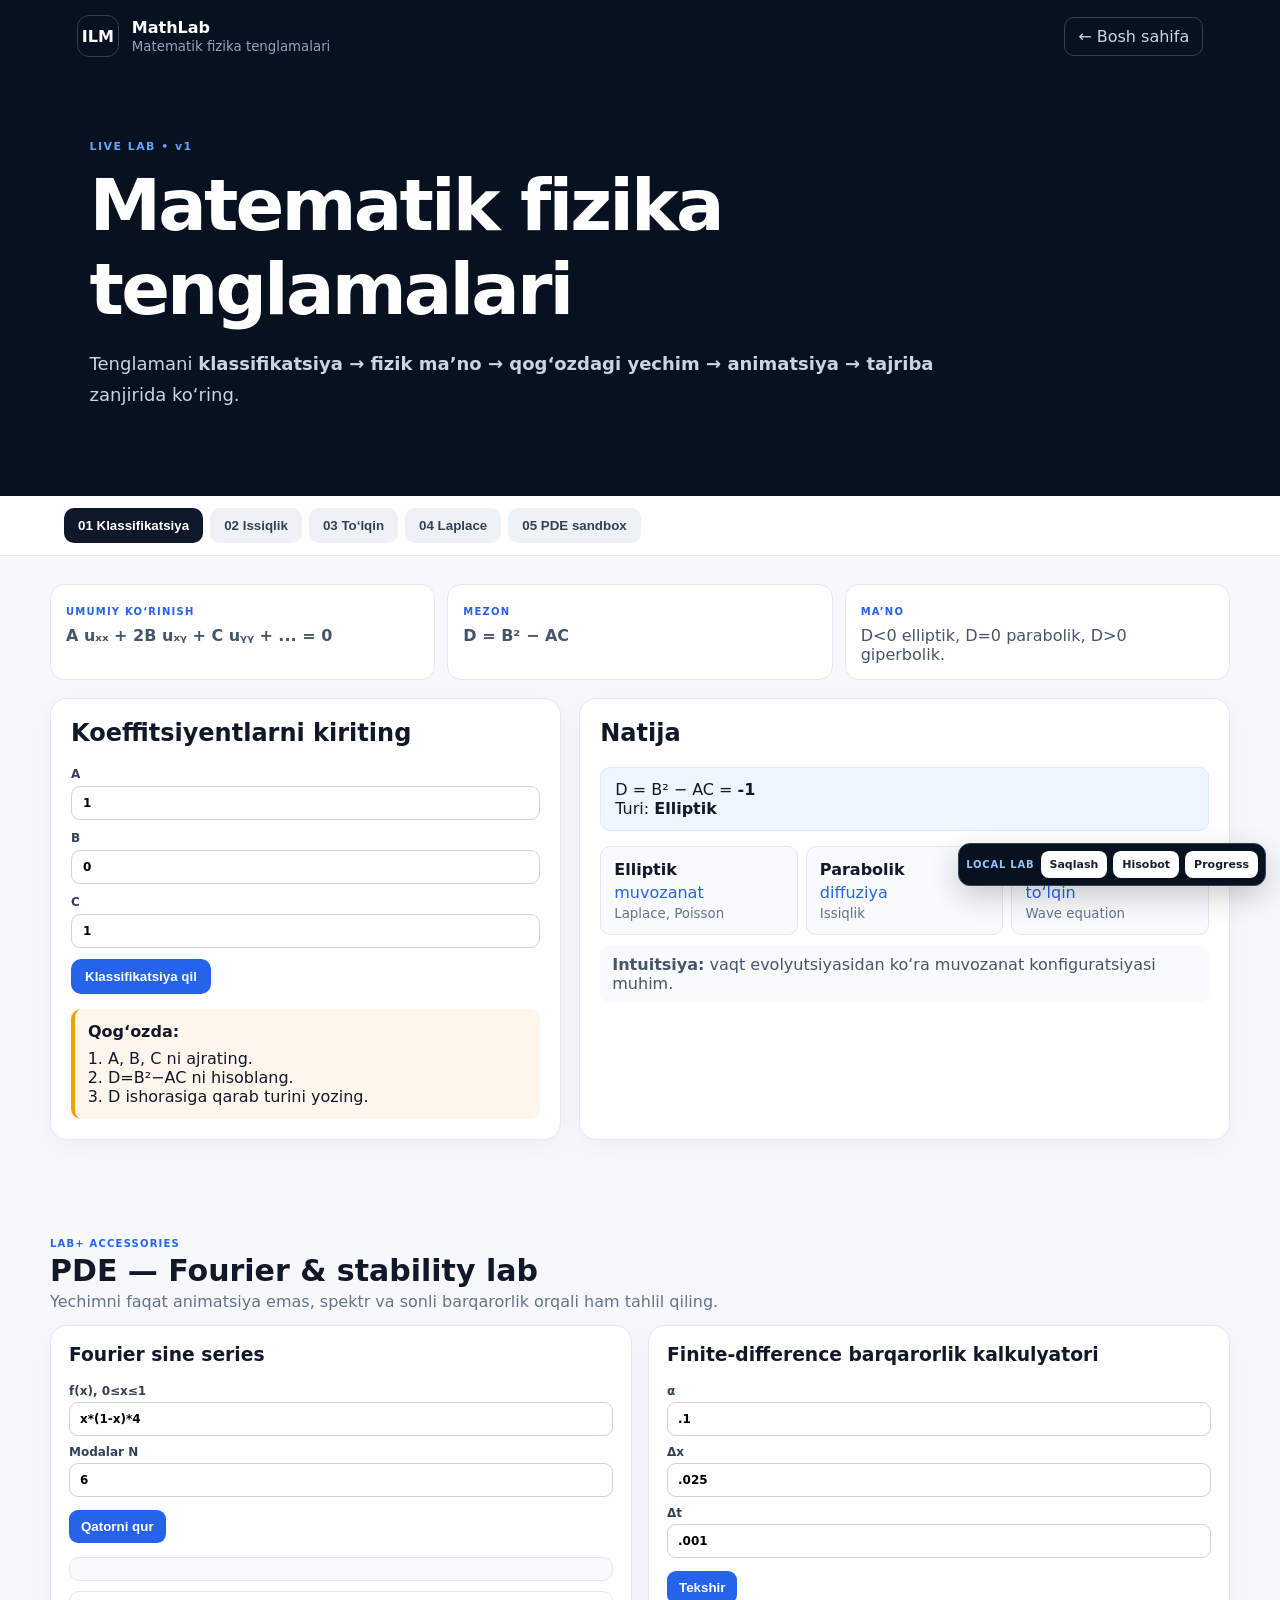
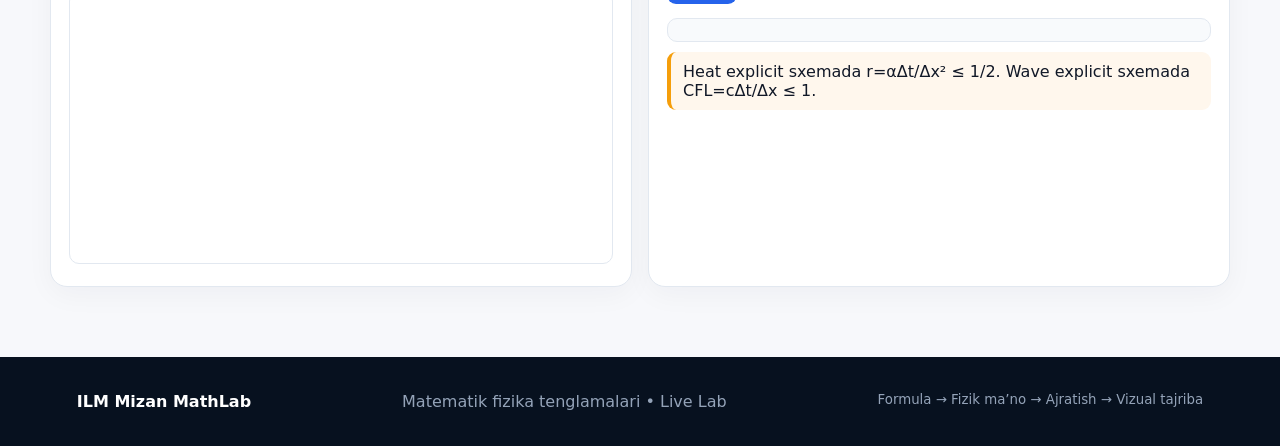
<file: subjects/pde/index.html>
<!DOCTYPE html>
<html lang="uz">
<head>
<meta charset="UTF-8">
<meta name="viewport" content="width=device-width,initial-scale=1">
<title>Matematik fizika tenglamalari — ILM Mizan MathLab</title>
<link rel="stylesheet" href="../../mathlab.css">
<link rel="stylesheet" href="pde.css">
</head>
<body>
<header class="top">
  <div class="brand"><span class="mark">ILM</span><div><b>MathLab</b><small>Matematik fizika tenglamalari</small></div></div>
  <a class="github" href="../../">← Bosh sahifa</a>
</header>
<main>
<section class="pde-hero">
  <div class="pill">LIVE LAB • v1</div>
  <h1>Matematik fizika tenglamalari</h1>
  <p>Tenglamani <b>klassifikatsiya → fizik ma’no → qog‘ozdagi yechim → animatsiya → tajriba</b> zanjirida ko‘ring.</p>
</section>

<nav class="lab-tabs">
  <button class="lab-tab active" data-lab="classify">01 Klassifikatsiya</button>
  <button class="lab-tab" data-lab="heat">02 Issiqlik</button>
  <button class="lab-tab" data-lab="wave">03 To‘lqin</button>
  <button class="lab-tab" data-lab="laplace">04 Laplace</button>
  <button class="lab-tab" data-lab="custompde">05 PDE sandbox</button>
</nav>

<section id="classify" class="lab-panel active">
  <div class="lesson-standard">
    <article><span>UMUMIY KO‘RINISH</span><p><b>A uₓₓ + 2B uₓᵧ + C uᵧᵧ + ... = 0</b></p></article>
    <article><span>MEZON</span><p><b>D = B² − AC</b></p></article>
    <article><span>MA’NO</span><p>D&lt;0 elliptik, D=0 parabolik, D&gt;0 giperbolik.</p></article>
  </div>
  <div class="lab-grid">
    <div class="lab-card">
      <h2>Koeffitsiyentlarni kiriting</h2>
      <label>A <input id="cl-a" type="number" value="1"></label>
      <label>B <input id="cl-b" type="number" value="0"></label>
      <label>C <input id="cl-c" type="number" value="1"></label>
      <button onclick="classifyPDE()">Klassifikatsiya qil</button>
      <div class="paper-box"><b>Qog‘ozda:</b><ol><li>A, B, C ni ajrating.</li><li>D=B²−AC ni hisoblang.</li><li>D ishorasiga qarab turini yozing.</li></ol></div>
    </div>
    <div class="lab-card">
      <h2>Natija</h2>
      <div id="class-summary" class="pde-summary"></div>
      <div class="type-grid">
        <div><b>Elliptik</b><span>muvozanat</span><small>Laplace, Poisson</small></div>
        <div><b>Parabolik</b><span>diffuziya</span><small>Issiqlik</small></div>
        <div><b>Giperbolik</b><span>to‘lqin</span><small>Wave equation</small></div>
      </div>
      <div id="class-note" class="pde-note"></div>
    </div>
  </div>
</section>

<section id="heat" class="lab-panel">
  <div class="lesson-standard">
    <article><span>MODEL</span><p><b>uₜ = αuₓₓ</b></p></article>
    <article><span>HAYOTIY MA’NO</span><p>Issiqlik yuqori temperaturadan past temperaturaga tarqaladi.</p></article>
    <article><span>QOG‘OZDA</span><p>Ajratish usuli: u=X(x)T(t) → eigenvalue masala → Fourier qatori.</p></article>
  </div>
  <div class="lab-grid">
    <div class="lab-card">
      <h2>Sterjen tajribasi</h2>
      <label>α — diffuziya <input id="heat-alpha" type="number" step="0.01" value="0.15"></label>
      <label>Boshlang‘ich amplituda <input id="heat-amp" type="number" value="100"></label>
      <label>Modalar soni <input id="heat-modes" type="number" min="1" max="8" value="3"></label>
      <label>Vaqt <input id="heat-time" type="range" min="0" max="5" step="0.05" value="0"></label>
      <div class="buttons"><button onclick="drawHeat()">Yangila</button><button class="secondary-btn" onclick="playHeat()">▶ Animatsiya</button></div>
      <div class="paper-box"><b>Qog‘ozdagi g‘oya:</b><ol><li>u(x,t)=X(x)T(t).</li><li>X″/X = T′/(αT) = −λ.</li><li>X uchun sinus eigenfunksiyalar.</li><li>T da e^(−αλt) so‘nish.</li><li>Boshlang‘ich profil Fourier koeffitsiyentlarga ajraladi.</li></ol></div>
    </div>
    <div class="lab-card">
      <h2>Temperatura profili</h2>
      <div id="heat-summary" class="pde-summary"></div>
      <canvas id="heat-canvas" width="760" height="360"></canvas>
      <div id="heat-note" class="pde-note"></div>
    </div>
  </div>
</section>

<section id="wave" class="lab-panel">
  <div class="lesson-standard">
    <article><span>MODEL</span><p><b>uₜₜ = c²uₓₓ</b></p></article>
    <article><span>HAYOTIY MA’NO</span><p>Tor, tovush, elastik muhitdagi tebranishlar.</p></article>
    <article><span>MUHIM FARQ</span><p>Issiqlik so‘nadi; ideal to‘lqin energiyani oldinga-orqaga tashiydi.</p></article>
  </div>
  <div class="lab-grid">
    <div class="lab-card">
      <h2>Tor parametrlar</h2>
      <label>c — to‘lqin tezligi <input id="wave-c" type="number" step="0.1" value="1"></label>
      <label>Amplituda <input id="wave-amp" type="number" value="1"></label>
      <label>Moda n <input id="wave-n" type="number" min="1" max="8" value="1"></label>
      <label>Vaqt <input id="wave-time" type="range" min="0" max="10" step="0.05" value="0"></label>
      <div class="buttons"><button onclick="drawWave()">Yangila</button><button class="secondary-btn" onclick="playWave()">▶ Animatsiya</button></div>
      <div class="paper-box"><b>Qog‘ozda:</b><ol><li>u=X(x)T(t).</li><li>X″+λX=0.</li><li>Mahkamlangan uchlar → Xₙ=sin(nπx).</li><li>Tₙ=A cos(nπct)+B sin(nπct).</li></ol></div>
    </div>
    <div class="lab-card">
      <h2>Tor tebranishi</h2>
      <div id="wave-summary" class="pde-summary"></div>
      <canvas id="wave-canvas" width="760" height="360"></canvas>
      <div id="wave-note" class="pde-note"></div>
    </div>
  </div>
</section>

<section id="laplace" class="lab-panel">
  <div class="lesson-standard">
    <article><span>MODEL</span><p><b>uₓₓ + uᵧᵧ = 0</b></p></article>
    <article><span>HAYOTIY MA’NO</span><p>Barqaror temperatura yoki elektrostatik potensial.</p></article>
    <article><span>DISKRET G‘OYA</span><p>Ichki nuqta to‘rtta qo‘shnisining o‘rtachasi.</p></article>
  </div>
  <div class="lab-grid">
    <div class="lab-card">
      <h2>Chegaralar</h2>
      <label>Yuqori <input id="lap-top" type="number" value="100"></label>
      <label>Past <input id="lap-bottom" type="number" value="0"></label>
      <label>Chap <input id="lap-left" type="number" value="0"></label>
      <label>O‘ng <input id="lap-right" type="number" value="0"></label>
      <label>To‘r N <input id="lap-n" type="number" min="6" max="35" value="16"></label>
      <label>Iteratsiya limiti <input id="lap-iters" type="number" value="500"></label>
      <button onclick="runLaplace()">Hisobla</button>
      <div class="paper-box"><b>Qog‘ozda:</b> uᵢⱼ=(uᵢ₋₁ⱼ+uᵢ₊₁ⱼ+uᵢⱼ₋₁+uᵢⱼ₊₁)/4 formulani ichki tugunlarda qayta-qayta ishlating.</div>
    </div>
    <div class="lab-card">
      <h2>Potensial / temperatura xaritasi</h2>
      <div id="lap-summary" class="pde-summary"></div>
      <canvas id="lap-canvas" width="760" height="420"></canvas>
      <div id="lap-note" class="pde-note"></div>
    </div>
  </div>
</section>

<section id="custompde" class="lab-panel">
  <div class="lesson-standard">
    <article><span>ERKIN PROFIL</span><p>Issiqlik tenglamasi uchun boshlang‘ich u(x,0) ni formula bilan kiriting.</p></article>
    <article><span>ERKIN CHEGARA</span><p>u(0,t) va u(1,t) qiymatlarini o‘zingiz belgilang.</p></article>
    <article><span>FINITE DIFFERENCE</span><p>uᵢⁿ⁺¹ = uᵢⁿ + r(uᵢ₋₁ⁿ−2uᵢⁿ+uᵢ₊₁ⁿ).</p></article>
  </div>
  <div class="lab-grid">
    <div class="lab-card">
      <h2>1D issiqlik sandbox</h2>
      <label>u(x,0) <input id="cp-init" value="100*sin(pi*x)"></label>
      <label>α <input id="cp-alpha" type="number" step="0.01" value="0.1"></label>
      <label>u(0,t) <input id="cp-left" value="0"></label>
      <label>u(1,t) <input id="cp-right" value="0"></label>
      <label>N <input id="cp-n" type="number" min="10" max="120" value="40"></label>
      <label>T <input id="cp-t" type="number" step="0.01" value="0.5"></label>
      <div class="examples"><button onclick="loadPDEExample('sine')">Sinus</button><button onclick="loadPDEExample('tent')">Uchburchak</button><button onclick="loadPDEExample('mixed')">Aralash</button></div>
      <button onclick="runCustomPDE()">Simulyatsiya</button>
      <div class="paper-box"><b>Barqarorlik:</b> explicit sxema uchun r=αΔt/Δx² ≤ 1/2 bo‘lishi kerak. NumLab Δt ni shu shartga mos tanlaydi.</div>
    </div>
    <div class="lab-card">
      <h2>Profil evolyutsiyasi</h2>
      <div id="cp-summary" class="pde-summary"></div>
      <canvas id="cp-canvas" width="760" height="360"></canvas>
      <div class="buttons"><button onclick="cpPrev()">← Snapshot</button><button onclick="cpNext()">Keyingi →</button><button class="secondary-btn" onclick="playCP()">▶ Animatsiya</button></div>
      <div id="cp-note" class="pde-note"></div>
    </div>
  </div>
</section>
</main>
<footer><b>ILM Mizan MathLab</b><span>Matematik fizika tenglamalari • Live Lab</span><small>Formula → Fizik ma’no → Ajratish → Vizual tajriba</small></footer>
<script src="pde.js"></script>
<script src="../../core/enrichment.js"></script>
<script src="../../core/progress.js"></script></body>
</html>
</file>
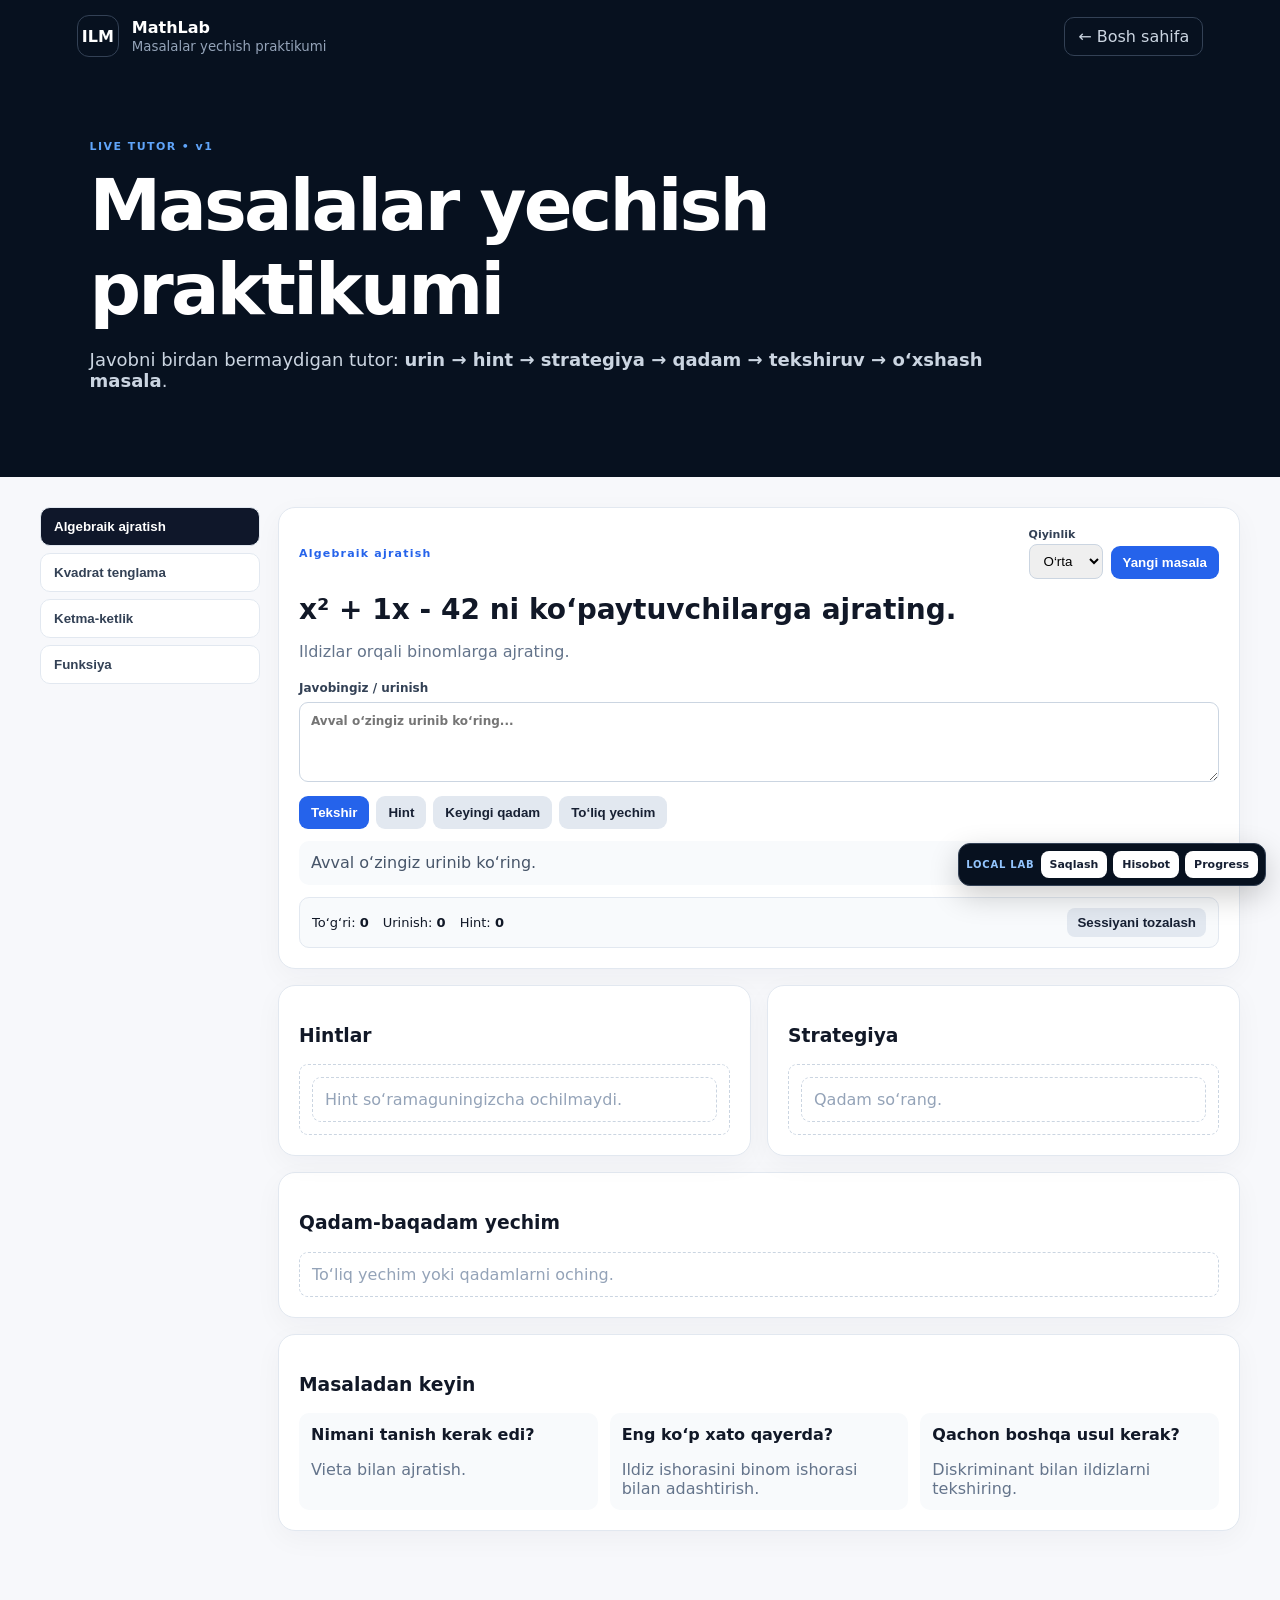
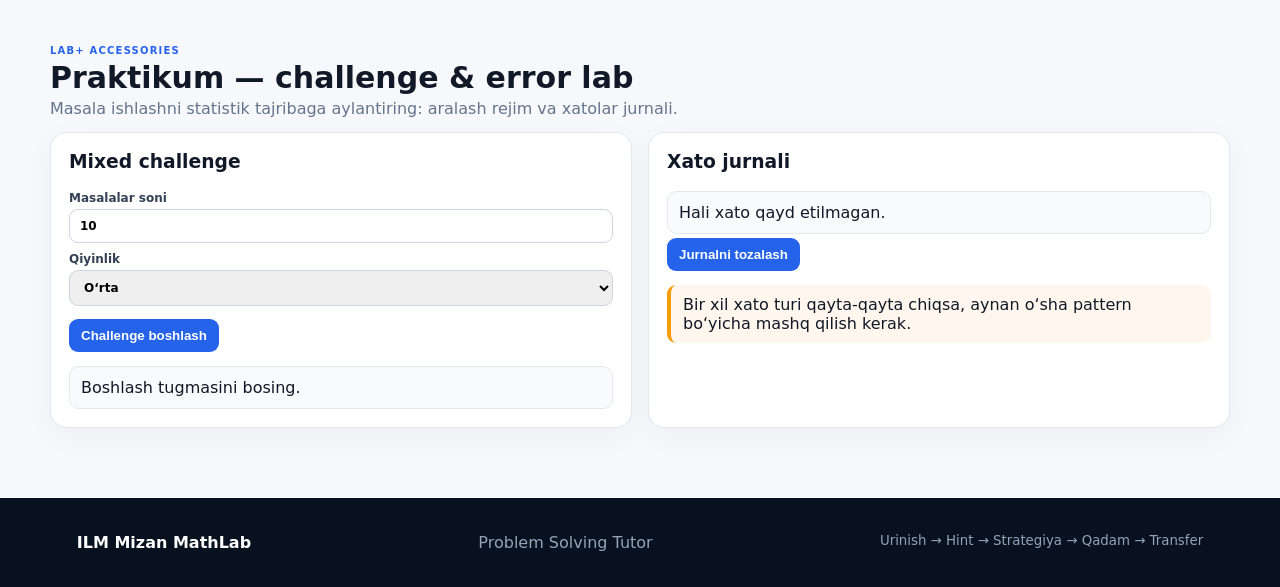
<file: subjects/problem-solving/index.html>
<!DOCTYPE html>
<html lang="uz">
<head>
<meta charset="UTF-8"><meta name="viewport" content="width=device-width,initial-scale=1">
<title>Masalalar yechish praktikumi — ILM Mizan MathLab</title>
<link rel="stylesheet" href="../../mathlab.css"><link rel="stylesheet" href="practice.css">
</head>
<body>
<header class="top"><div class="brand"><span class="mark">ILM</span><div><b>MathLab</b><small>Masalalar yechish praktikumi</small></div></div><a class="github" href="../../">← Bosh sahifa</a></header>
<main>
<section class="pr-hero"><div class="pill">LIVE TUTOR • v1</div><h1>Masalalar yechish praktikumi</h1><p>Javobni birdan bermaydigan tutor: <b>urin → hint → strategiya → qadam → tekshiruv → o‘xshash masala</b>.</p></section>

<div class="tutor-shell">
  <aside class="topic-list">
    <button class="topic active" data-topic="factor">Algebraik ajratish</button>
    <button class="topic" data-topic="quadratic">Kvadrat tenglama</button>
    <button class="topic" data-topic="sequence">Ketma-ketlik</button>
    <button class="topic" data-topic="function">Funksiya</button>
  </aside>

  <section class="tutor-main">
    <div class="problem-card">
      <div class="problem-head"><span id="problem-topic">Algebraik ajratish</span><div class="problem-actions"><label>Qiyinlik <select id="difficulty" onchange="newProblem()"><option value="easy">Oson</option><option value="medium" selected>O‘rta</option><option value="hard">Qiyin</option></select></label><button onclick="newProblem()">Yangi masala</button></div></div>
      <h2 id="problem-text"></h2>
      <p id="problem-goal" class="goal"></p>
      <label>Javobingiz / urinish <textarea id="attempt" rows="4" placeholder="Avval o‘zingiz urinib ko‘ring..."></textarea></label>
      <div class="buttons"><button onclick="checkAttempt()">Tekshir</button><button class="secondary-btn" onclick="showHint()">Hint</button><button class="secondary-btn" onclick="showNextStep()">Keyingi qadam</button><button class="secondary-btn" onclick="showSolution()">To‘liq yechim</button></div>
      <div id="feedback" class="feedback"></div>
      <div class="session-bar"><span>To‘g‘ri: <b id="score-correct">0</b></span><span>Urinish: <b id="score-attempts">0</b></span><span>Hint: <b id="score-hints">0</b></span><button class="secondary-btn" onclick="resetSession()">Sessiyani tozalash</button></div>
    </div>

    <div class="support-grid">
      <div class="support-card"><h3>Hintlar</h3><div id="hints" class="empty">Hint so‘ramaguningizcha ochilmaydi.</div></div>
      <div class="support-card"><h3>Strategiya</h3><div id="strategy" class="empty">Qadam so‘rang.</div></div>
    </div>

    <div class="solution-card">
      <h3>Qadam-baqadam yechim</h3>
      <div id="steps" class="steps"><div class="empty">To‘liq yechim yoki qadamlarni oching.</div></div>
    </div>

    <div class="reflection-card">
      <h3>Masaladan keyin</h3>
      <div class="reflection-grid">
        <div><b>Nimani tanish kerak edi?</b><p id="pattern"></p></div>
        <div><b>Eng ko‘p xato qayerda?</b><p id="mistake"></p></div>
        <div><b>Qachon boshqa usul kerak?</b><p id="alternative"></p></div>
      </div>
    </div>
  </section>
</div>
</main>
<footer><b>ILM Mizan MathLab</b><span>Problem Solving Tutor</span><small>Urinish → Hint → Strategiya → Qadam → Transfer</small></footer>
<script src="practice.js"></script>
<script src="../../core/enrichment.js"></script>
<script src="../../core/progress.js"></script></body></html>
</file>
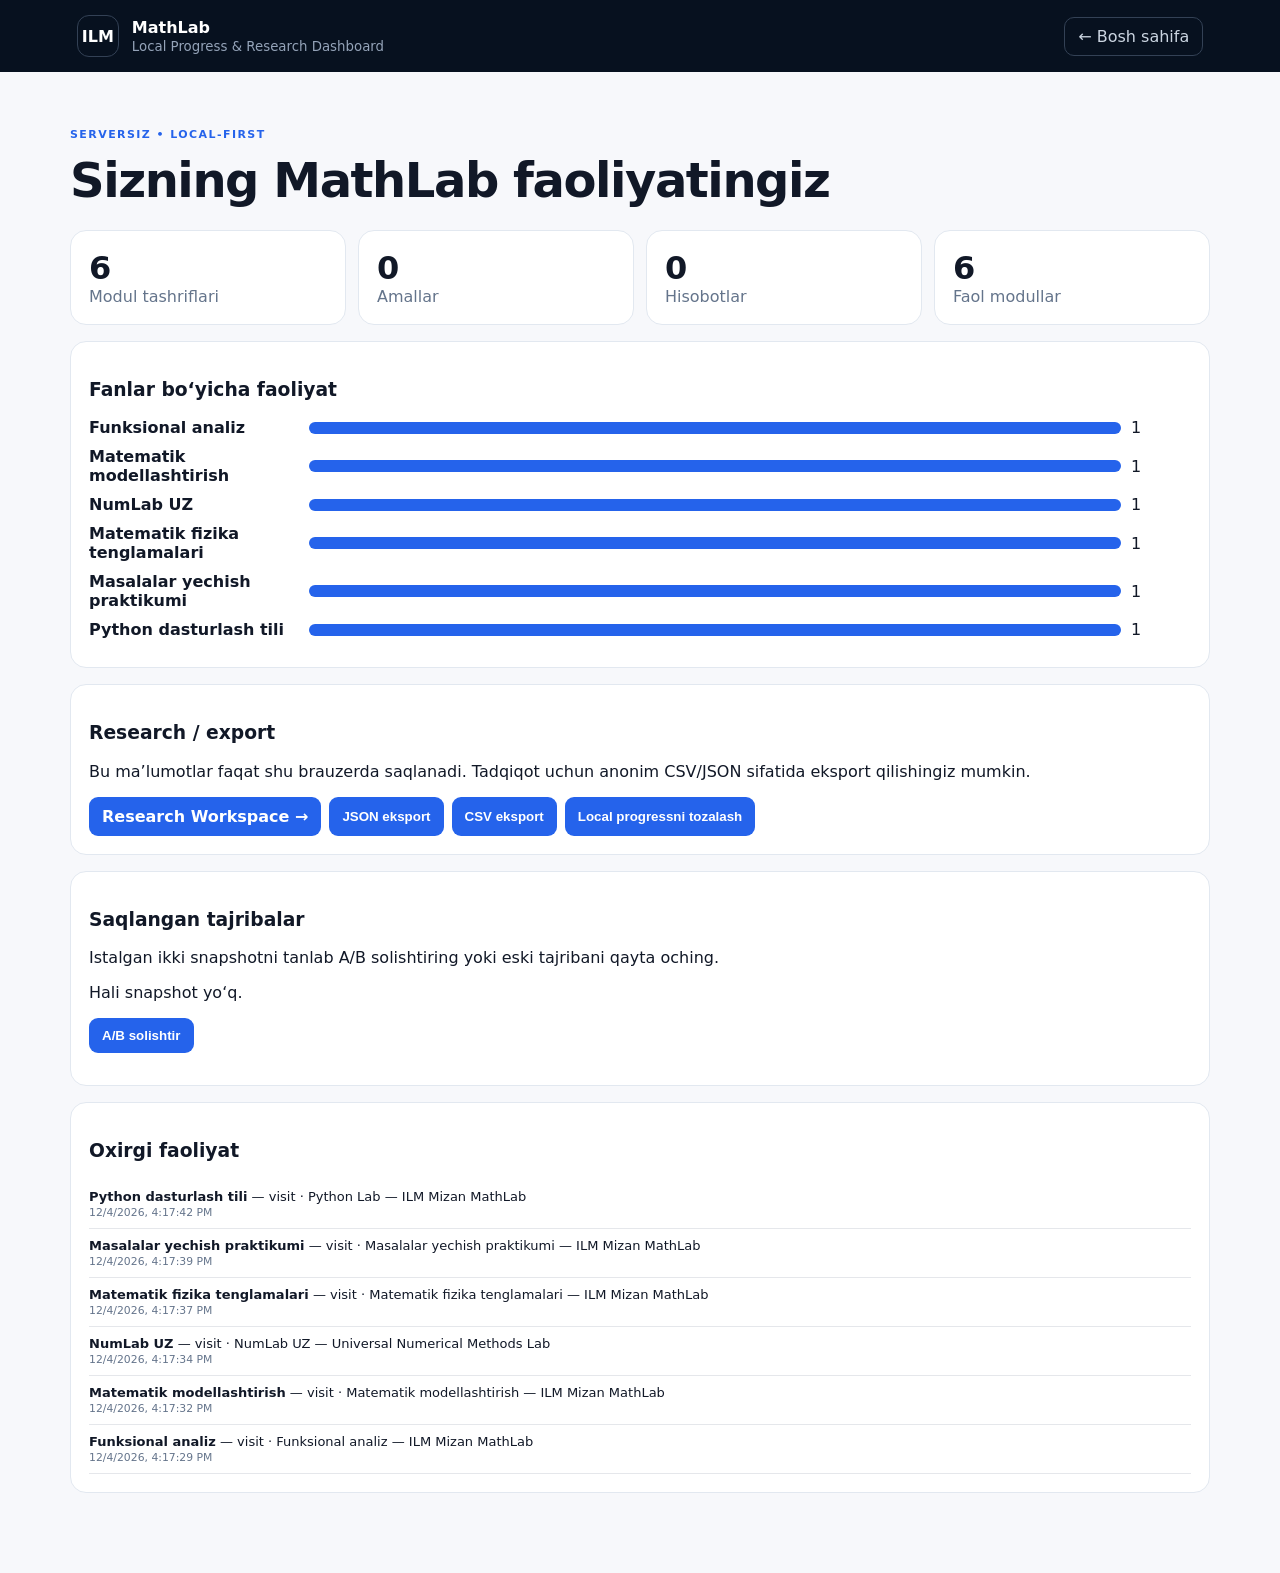
<file: dashboard.html>
<!doctype html><html lang="uz"><head><meta charset="utf-8"><meta name="viewport" content="width=device-width,initial-scale=1"><title>MathLab Progress</title><link rel="stylesheet" href="mathlab.css"><style>.dash{max-width:1180px;margin:auto;padding:45px 20px 80px}.cards{display:grid;grid-template-columns:repeat(4,1fr);gap:12px}.stat,.panel{background:#fff;border:1px solid #e2e8f0;border-radius:16px;padding:18px}.stat b{display:block;font-size:32px}.stat span{color:#64748b}.panel{margin-top:16px}.bar{display:grid;grid-template-columns:210px 1fr 60px;gap:10px;align-items:center;margin:10px 0}.track{height:12px;background:#e2e8f0;border-radius:9px;overflow:hidden}.fill{height:100%;background:#2563eb}.actions{display:flex;gap:8px;flex-wrap:wrap}.actions button,.research-link{border:0;padding:10px 13px;border-radius:9px;background:#2563eb;color:#fff;font-weight:800;text-decoration:none}.research-link{display:inline-block}.events{max-height:360px;overflow:auto}.event{padding:9px 0;border-bottom:1px solid #e5e7eb;font-size:13px}.event small{color:#64748b}.snap{display:grid;grid-template-columns:34px 1fr auto;gap:10px;align-items:center;padding:10px 0;border-bottom:1px solid #e5e7eb}.snap small{color:#64748b}.snap a{font-weight:800;color:#1d4ed8}.notebook{grid-column:2/4;background:#f8fafc;border:1px solid #e2e8f0;border-radius:10px;padding:10px}.notebook label{display:block;font-size:11px;font-weight:800;margin:7px 0}.notebook input,.notebook textarea{width:100%;margin-top:4px;padding:8px;border:1px solid #cbd5e1;border-radius:8px;font:inherit}.notebook textarea{min-height:58px}.notebook button{margin-top:7px;border:0;border-radius:8px;padding:7px 10px;background:#0f172a;color:#fff;font-weight:800}.compare-grid{display:grid;grid-template-columns:1fr 1fr;gap:12px}.compare-card{background:#f8fafc;border:1px solid #e2e8f0;border-radius:12px;padding:13px}.compare-card h4{margin-top:0}.kv{display:grid;grid-template-columns:160px 1fr;gap:6px;font-size:13px}.kv b{color:#475569}@media(max-width:850px){.cards{grid-template-columns:1fr 1fr}.bar{grid-template-columns:1fr}.track{width:100%}}@media(max-width:500px){.cards{grid-template-columns:1fr}}</style></head><body><header class="top"><div class="brand"><span class="mark">ILM</span><div><b>MathLab</b><small>Local Progress & Research Dashboard</small></div></div><a class="github" href="./">← Bosh sahifa</a></header><main class="dash"><div class="section-title" style="padding:0"><p>SERVERSIZ • LOCAL-FIRST</p><h2>Sizning MathLab faoliyatingiz</h2></div><div class="cards"><div class="stat"><b id="visits">0</b><span>Modul tashriflari</span></div><div class="stat"><b id="actions">0</b><span>Amallar</span></div><div class="stat"><b id="reports">0</b><span>Hisobotlar</span></div><div class="stat"><b id="modules">0</b><span>Faol modullar</span></div></div><div class="panel"><h3>Fanlar bo‘yicha faoliyat</h3><div id="module-bars"></div></div><div class="panel"><h3>Research / export</h3><p>Bu ma’lumotlar faqat shu brauzerda saqlanadi. Tadqiqot uchun anonim CSV/JSON sifatida eksport qilishingiz mumkin.</p><div class="actions"><a class="research-link" href="research.html">Research Workspace →</a><button onclick="exportJSON()">JSON eksport</button><button onclick="exportCSV()">CSV eksport</button><button onclick="clearData()">Local progressni tozalash</button></div></div><div class="panel"><h3>Saqlangan tajribalar</h3><p>Istalgan ikki snapshotni tanlab A/B solishtiring yoki eski tajribani qayta oching.</p><div id="snapshots"></div><div class="actions" style="margin-top:12px"><button onclick="compareSelected()">A/B solishtir</button></div><div id="compare" style="margin-top:14px"></div></div><div class="panel"><h3>Oxirgi faoliyat</h3><div id="events" class="events"></div></div></main><script src="dashboard.js"></script></body></html>
</file>
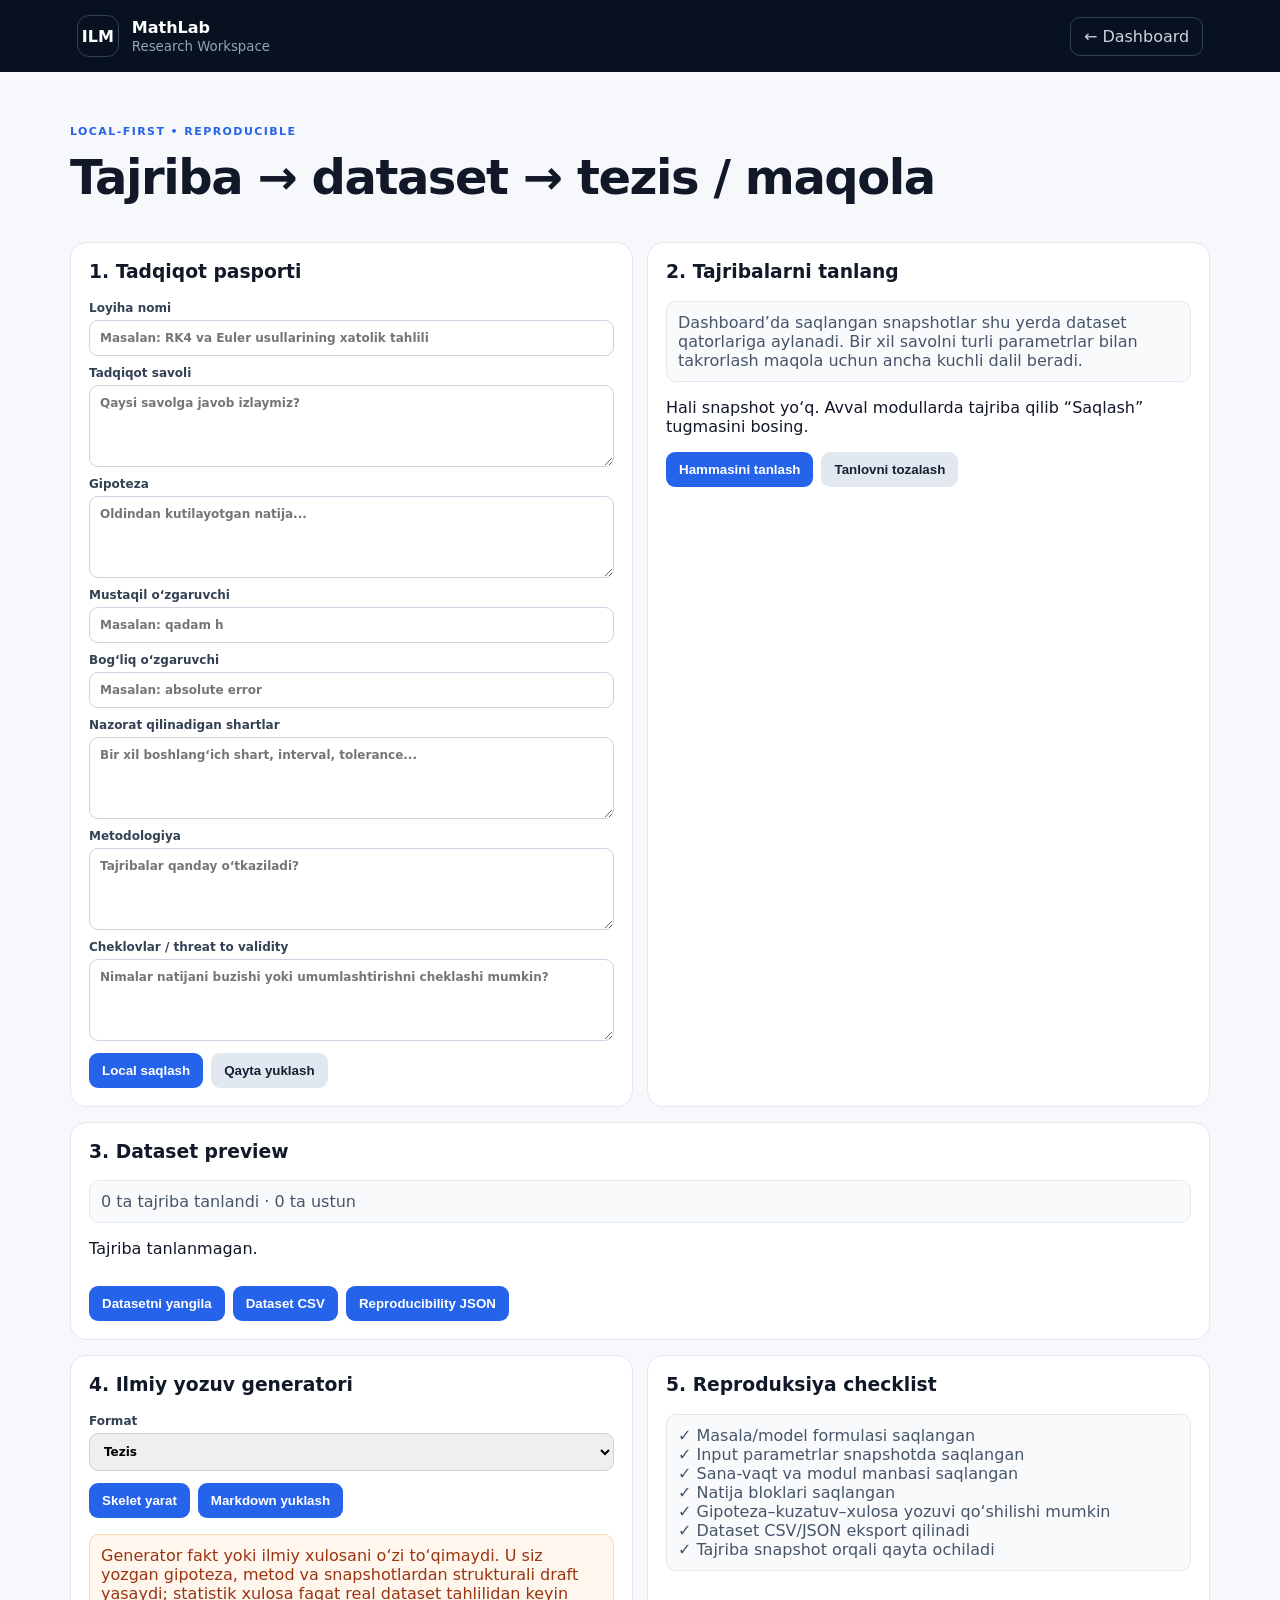
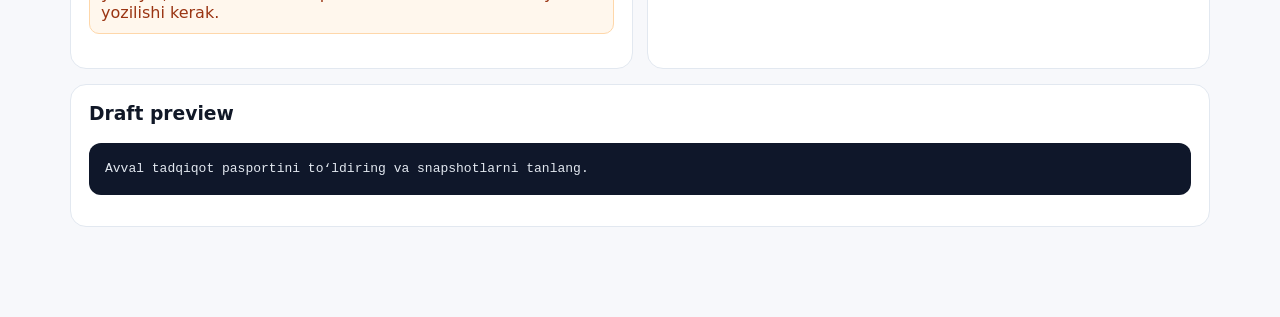
<file: research.html>
<!doctype html>
<html lang="uz">
<head>
<meta charset="utf-8"><meta name="viewport" content="width=device-width,initial-scale=1">
<title>MathLab Research Workspace</title>
<link rel="stylesheet" href="mathlab.css">
<style>
.rw{max-width:1180px;margin:auto;padding:42px 20px 90px}.grid{display:grid;grid-template-columns:1fr 1fr;gap:14px}.panel{background:#fff;border:1px solid #e2e8f0;border-radius:16px;padding:18px;margin-top:15px}.panel h3{margin-top:0}.field{display:block;font-size:12px;font-weight:800;color:#334155;margin:10px 0}.field input,.field textarea,.field select{display:block;width:100%;margin-top:5px;padding:10px;border:1px solid #cbd5e1;border-radius:9px;font:inherit}.field textarea{min-height:82px}.snaprow{display:grid;grid-template-columns:34px 1fr auto;gap:10px;align-items:center;padding:10px 0;border-bottom:1px solid #e5e7eb}.snaprow small{color:#64748b}.btns{display:flex;gap:8px;flex-wrap:wrap;margin-top:12px}.btns button{border:0;border-radius:9px;padding:10px 13px;background:#2563eb;color:#fff;font-weight:800;cursor:pointer}.btns .secondary{background:#e2e8f0;color:#172033}.preview{white-space:pre-wrap;background:#0f172a;color:#e2e8f0;border-radius:12px;padding:16px;max-height:560px;overflow:auto;font:13px/1.55 ui-monospace,monospace}.tablewrap{overflow:auto}.table{width:100%;border-collapse:collapse;font-size:12px}.table th,.table td{border:1px solid #e2e8f0;padding:7px;vertical-align:top}.table th{background:#f8fafc;position:sticky;top:0}.badge{display:inline-block;padding:3px 7px;border-radius:999px;background:#eff6ff;color:#1d4ed8;font-size:10px;font-weight:900}.note{padding:11px;background:#f8fafc;border:1px solid #e2e8f0;border-radius:10px;color:#475569}.danger{background:#fff7ed;border-color:#fed7aa;color:#9a3412}@media(max-width:850px){.grid{grid-template-columns:1fr}}
</style>
</head>
<body>
<header class="top"><div class="brand"><span class="mark">ILM</span><div><b>MathLab</b><small>Research Workspace</small></div></div><a class="github" href="dashboard.html">← Dashboard</a></header>
<main class="rw">
<div class="section-title" style="padding:0"><p>LOCAL-FIRST • REPRODUCIBLE</p><h2>Tajriba → dataset → tezis / maqola</h2></div>
<div class="grid">
<section class="panel">
<h3>1. Tadqiqot pasporti</h3>
<label class="field">Loyiha nomi<input id="r-title" placeholder="Masalan: RK4 va Euler usullarining xatolik tahlili"></label>
<label class="field">Tadqiqot savoli<textarea id="r-question" placeholder="Qaysi savolga javob izlaymiz?"></textarea></label>
<label class="field">Gipoteza<textarea id="r-hypothesis" placeholder="Oldindan kutilayotgan natija..."></textarea></label>
<label class="field">Mustaqil o‘zgaruvchi<input id="r-independent" placeholder="Masalan: qadam h"></label>
<label class="field">Bog‘liq o‘zgaruvchi<input id="r-dependent" placeholder="Masalan: absolute error"></label>
<label class="field">Nazorat qilinadigan shartlar<textarea id="r-controls" placeholder="Bir xil boshlang‘ich shart, interval, tolerance..."></textarea></label>
<label class="field">Metodologiya<textarea id="r-method" placeholder="Tajribalar qanday o‘tkaziladi?"></textarea></label>
<label class="field">Cheklovlar / threat to validity<textarea id="r-limitations" placeholder="Nimalar natijani buzishi yoki umumlashtirishni cheklashi mumkin?"></textarea></label>
<div class="btns"><button onclick="saveProject()">Local saqlash</button><button class="secondary" onclick="loadProject()">Qayta yuklash</button></div>
</section>

<section class="panel">
<h3>2. Tajribalarni tanlang</h3>
<p class="note">Dashboard’da saqlangan snapshotlar shu yerda dataset qatorlariga aylanadi. Bir xil savolni turli parametrlar bilan takrorlash maqola uchun ancha kuchli dalil beradi.</p>
<div id="research-snaps"></div>
<div class="btns"><button onclick="selectAllSnaps()">Hammasini tanlash</button><button class="secondary" onclick="clearSelection()">Tanlovni tozalash</button></div>
</section>
</div>

<section class="panel">
<h3>3. Dataset preview</h3>
<div id="dataset-info" class="note"></div>
<div id="dataset" class="tablewrap"></div>
<div class="btns"><button onclick="buildDataset()">Datasetni yangila</button><button onclick="exportDatasetCSV()">Dataset CSV</button><button onclick="exportReproJSON()">Reproducibility JSON</button></div>
</section>

<div class="grid">
<section class="panel">
<h3>4. Ilmiy yozuv generatori</h3>
<label class="field">Format<select id="r-format"><option value="thesis">Tezis</option><option value="article">Maqola</option><option value="lab">Ilmiy laboratoriya hisoboti</option></select></label>
<div class="btns"><button onclick="generateDraft()">Skelet yarat</button><button onclick="exportMarkdown()">Markdown yuklash</button></div>
<p class="note danger">Generator fakt yoki ilmiy xulosani o‘zi to‘qimaydi. U siz yozgan gipoteza, metod va snapshotlardan strukturali draft yasaydi; statistik xulosa faqat real dataset tahlilidan keyin yozilishi kerak.</p>
</section>
<section class="panel">
<h3>5. Reproduksiya checklist</h3>
<div class="note">
✓ Masala/model formulasi saqlangan<br>
✓ Input parametrlar snapshotda saqlangan<br>
✓ Sana-vaqt va modul manbasi saqlangan<br>
✓ Natija bloklari saqlangan<br>
✓ Gipoteza–kuzatuv–xulosa yozuvi qo‘shilishi mumkin<br>
✓ Dataset CSV/JSON eksport qilinadi<br>
✓ Tajriba snapshot orqali qayta ochiladi
</div>
</section>
</div>

<section class="panel">
<h3>Draft preview</h3>
<pre id="draft" class="preview">Avval tadqiqot pasportini to‘ldiring va snapshotlarni tanlang.</pre>
</section>
</main>
<script src="research.js"></script>
</body></html>
</file>
<file: mathlab.css>
*{box-sizing:border-box}body{margin:0;background:#f7f8fb;color:#111827;font-family:Inter,system-ui,-apple-system,Segoe UI,Arial,sans-serif}a{text-decoration:none;color:inherit}.top{height:72px;padding:0 clamp(20px,6vw,80px);display:flex;align-items:center;justify-content:space-between;background:#07111f;color:#fff}.brand{display:flex;gap:13px;align-items:center}.mark{display:grid;place-items:center;width:42px;height:42px;border:1px solid #334155;border-radius:12px;font-weight:900}.brand b,.brand small{display:block}.brand small{color:#94a3b8;margin-top:2px}.github{border:1px solid #334155;padding:9px 13px;border-radius:10px;color:#cbd5e1}.hero{padding:90px clamp(20px,8vw,120px) 80px;background:#07111f;color:white}.pill,.eyebrow{font-size:11px;letter-spacing:.13em;font-weight:900;color:#60a5fa}.hero h1{font-size:clamp(44px,7vw,86px);line-height:1.02;max-width:1100px;margin:18px 0 26px;letter-spacing:-.045em}.hero h1 span{color:#93c5fd}.hero p{max-width:820px;color:#cbd5e1;font-size:19px;line-height:1.7}.hero-actions{display:flex;gap:10px;margin-top:32px;flex-wrap:wrap}.primary,.secondary{padding:13px 17px;border-radius:11px;font-weight:800}.primary{background:#fff;color:#07111f}.secondary{border:1px solid #334155;color:#fff}.standard{display:grid;grid-template-columns:repeat(5,1fr);max-width:1180px;margin:-28px auto 70px;background:white;border:1px solid #e5e7eb;border-radius:17px;box-shadow:0 18px 50px #0f172a12;overflow:hidden}.standard div{padding:22px;border-right:1px solid #e5e7eb}.standard div:last-child{border:0}.standard span,.standard b,.standard small{display:block}.standard span{font-size:11px;color:#2563eb;font-weight:900}.standard b{margin:7px 0 3px}.standard small{color:#64748b}.section-title{max-width:1180px;margin:0 auto 22px;padding:0 20px}.section-title p{font-size:11px;letter-spacing:.13em;font-weight:900;color:#2563eb}.section-title h2,.connection h2,.mission h2{font-size:clamp(30px,4vw,48px);letter-spacing:-.03em;margin:6px 0}.subjects{max-width:1180px;margin:auto;padding:0 20px 80px;display:grid;grid-template-columns:repeat(3,1fr);gap:15px}.subject{min-height:265px;background:#fff;border:1px solid #e2e8f0;border-radius:17px;padding:22px;display:flex;flex-direction:column;transition:.18s}.subject:hover{transform:translateY(-3px);box-shadow:0 15px 35px #0f172a10}.subject.live{border-color:#93c5fd;background:linear-gradient(145deg,#fff,#eff6ff)}.status{font-size:10px;letter-spacing:.1em;font-weight:900;color:#15803d}.status.build{color:#64748b}.num{font-size:36px;color:#dbe3ef;font-weight:900;margin-top:14px}.subject h3{font-size:23px;margin:2px 0 8px}.subject p{color:#64748b;line-height:1.6;margin:0 0 20px}.subject span:last-child{font-weight:800;margin-top:auto;color:#1d4ed8}.connection{background:#eaf2ff;padding:75px clamp(20px,6vw,80px);text-align:center}.flow{max-width:1200px;margin:35px auto 0;display:flex;align-items:center;justify-content:center;gap:12px;flex-wrap:wrap}.flow span{background:#fff;border:1px solid #bfdbfe;padding:16px 18px;border-radius:13px;font-size:12px;color:#64748b}.flow b{font-size:14px;color:#172033}.flow i{font-style:normal;color:#60a5fa;font-size:24px}.mission{max-width:1180px;margin:0 auto;padding:85px 20px;display:grid;grid-template-columns:1fr 1fr;gap:60px;align-items:center}.mission p:last-child{font-size:18px;color:#475569;line-height:1.75}footer{padding:35px clamp(20px,6vw,80px);background:#07111f;color:#fff;display:flex;gap:22px;justify-content:space-between;flex-wrap:wrap}footer span,footer small{color:#94a3b8}@media(max-width:850px){.standard{grid-template-columns:1fr 1fr;margin:0 18px 55px}.standard div{border-bottom:1px solid #e5e7eb}.subjects{grid-template-columns:1fr}.mission{grid-template-columns:1fr;gap:10px}.hero{padding-top:60px}.hero p{font-size:16px}}@media(max-width:520px){.standard{grid-template-columns:1fr}.hero h1{font-size:42px}.brand small{display:none}}
</file>
<file: laboratory-theme.css>
/* Interactive Scientific Laboratory — NumLab main portal */
:root{--ink:#102b32;--mint:#10a880;--blue:#3768d5;--paper:#f7fbfa}
html{scroll-behavior:smooth}body{background:var(--paper);color:var(--ink);font-family:Inter,"Segoe UI",system-ui,sans-serif}
.top{height:76px;background:#071e28;padding:0 clamp(18px,5vw,85px);border-bottom:1px solid #31535b;position:relative;z-index:3}.mark{width:44px;height:44px;border-radius:13px;background:#b8fff0;color:#073b35;border:0;box-shadow:0 5px 20px #49ffd033}.github{color:#d4fff2;border:1px solid #41636c;border-radius:8px}.github:hover{background:#24444c}
.hero{position:relative;min-height:640px;overflow:hidden;padding:115px clamp(20px,7vw,115px) 105px;background:radial-gradient(ellipse at 77% 35%,#15575a 0,transparent 34%),radial-gradient(ellipse at 100% 100%,#1a3866 0,transparent 42%),#071e28}
.hero:before{content:"";position:absolute;inset:0;pointer-events:none;opacity:.32;background-image:linear-gradient(#8fffff15 1px,transparent 1px),linear-gradient(90deg,#8fffff15 1px,transparent 1px);background-size:36px 36px;mask-image:linear-gradient(to right,transparent,#000)}
.hero>*:not(.math-orbit){position:relative;z-index:2}.hero h1{font-size:clamp(45px,6vw,79px);letter-spacing:-.065em;max-width:830px;line-height:1.04}.hero h1 span{color:#afffe8}.hero p{max-width:680px;font-size:18px;color:#c1dbdf;line-height:1.75}.pill{display:inline-block;padding:10px 13px;border:1px solid #3b8b86;color:#9fffe7;border-radius:5px;background:#103839;letter-spacing:.13em}.primary{background:#adffe2;color:#083f36;border-radius:7px;box-shadow:0 9px 30px #45e3b72a}.primary:hover{background:#fff;transform:translateY(-2px)}.secondary{border:1px solid #48716c;border-radius:7px;color:#edfff9}.secondary:hover{background:#183e44}
.math-orbit{position:absolute;z-index:1;right:-100px;top:30px;width:550px;height:550px;opacity:.9;pointer-events:none}.orbit{position:absolute;border:1px solid #74e4d155;border-radius:50%;inset:75px;transform:rotate(-28deg)}.orbit-a{inset:25px;border-style:dashed;animation:turn 38s linear infinite}.orbit-b{inset:100px 0;transform:rotate(40deg);border-color:#83b8fd66}.orbit-center{position:absolute;left:190px;top:190px;width:170px;height:170px;display:grid;place-items:center;border-radius:50%;background:radial-gradient(circle,#154d4c,#0a2b37);border:1px solid #7cfce8a6;color:#b7ffe5;font-family:Georgia,serif;font-size:86px;box-shadow:0 0 100px #16ecaf21}.orbit-center small{position:absolute;right:38px;top:32px;font-size:22px}.orbit-label{position:absolute;font:italic 26px Georgia,serif;color:#a7f9f0;text-shadow:0 0 30px #36ddc1}.orbit-label.a{left:50px;top:170px}.orbit-label.b{right:74px;bottom:130px}.orbit-label.c{right:100px;top:90px}@keyframes turn{to{transform:rotate(332deg)}}
.lab-status{background:#10333a;color:#a4efe5;display:flex;gap:15px;justify-content:space-evenly;flex-wrap:wrap;padding:12px 24px;font-size:11px;font-weight:800;letter-spacing:.16em;border-bottom:1px solid #4b8a7e}.lab-status i{display:inline-block;width:7px;height:7px;border-radius:50%;background:#6dfac4;box-shadow:0 0 12px #48f3ad;margin-right:7px}
.standard{position:relative;margin:35px auto 85px;border-radius:18px;border:1px solid #d7e7e3;box-shadow:0 22px 80px #103c3420;background:#fff}.standard div{border-color:#e0eeeb}.standard span{color:#148b78}.standard b{font-size:15px}.standard small{color:#617976}
.section-title p,.eyebrow{color:#078e77}.section-title h2{font-size:clamp(35px,4.5vw,54px);letter-spacing:-.055em}.subjects{gap:18px;grid-template-columns:repeat(3,minmax(0,1fr))}
.subject,.subject.live{border-radius:16px;border:1px solid #d8e9e5;background:#fff;min-height:295px;position:relative;overflow:hidden;transition:transform .25s,box-shadow .25s,border-color .25s;box-shadow:0 8px 26px #163e3910}.subject:before{content:"";position:absolute;right:-58px;top:-58px;width:170px;height:170px;border:1px solid #0aa47b20;border-radius:50%;box-shadow:0 0 0 26px #0aa47b08,0 0 0 50px #0aa47b06}.subject:nth-child(3n+2):before{border-color:#557ce533;box-shadow:0 0 0 26px #557ce509,0 0 0 50px #557ce506}.subject:nth-child(3n):before{border-color:#bc8a3e33;box-shadow:0 0 0 26px #bc8a3e0a,0 0 0 50px #bc8a3e06}.subject:hover{transform:translateY(-7px);box-shadow:0 22px 50px #155b4824;border-color:#39b89b}.subject .num{font-family:Georgia,serif;font-size:50px;color:#d8eae5;margin:6px 0}.subject h3{letter-spacing:-.04em;color:#123a38;position:relative}.subject p{color:#637b79;position:relative}.subject span:last-child{color:#008d73}.status{color:#118c77;font-size:10px}.connection{background:#eaf6f1;text-align:left;padding:80px clamp(20px,7vw,105px)}.connection:nth-of-type(even){background:#eef3fc!important}.connection[style]{background:#edf3fc!important}.connection h2{letter-spacing:-.05em}.connection .flow{justify-content:flex-start}.flow span{border:1px solid #d5e6e2;border-radius:9px;background:#fff;box-shadow:0 10px 26px #24544b0b}.flow b{color:#184742}.flow i{color:#2ca792}.mission{padding:100px 25px}.mission h2{letter-spacing:-.06em}.mission p:last-child{color:#587670}footer{background:#071e28;border-top:1px solid #316057}
a:focus-visible{outline:3px solid #28caa8;outline-offset:4px}
@media(max-width:1050px){.math-orbit{right:-250px;opacity:.42}.hero{min-height:575px}.subjects{grid-template-columns:repeat(2,minmax(0,1fr))}}
@media(max-width:700px){.math-orbit{right:-360px;top:90px;opacity:.22}.hero{padding:76px 20px 74px;min-height:auto}.hero h1{font-size:clamp(40px,9vw,60px)}.hero p{font-size:16px}.subjects{grid-template-columns:1fr}.lab-status{justify-content:center;gap:9px;font-size:9px}.standard{margin:22px 14px 55px}.connection{padding:65px 22px}.hero-actions{gap:9px}.primary,.secondary{padding:11px 13px}.mission{padding:70px 22px}}
@media(prefers-reduced-motion:reduce){.orbit-a{animation:none}*{scroll-behavior:auto!important}}
</file>
<file: subjects/functional-analysis/fa.css>
.fa-hero{padding:68px clamp(20px,7vw,100px);background:#07111f;color:#fff}.fa-hero h1{font-size:clamp(42px,6vw,72px);margin:10px 0 16px;letter-spacing:-.04em}.fa-hero p{max-width:900px;color:#cbd5e1;font-size:18px;line-height:1.7}.lab-tabs{position:sticky;top:0;z-index:10;display:flex;gap:7px;flex-wrap:wrap;padding:12px clamp(16px,5vw,70px);background:#fff;border-bottom:1px solid #e2e8f0}.lab-tab{border:0;border-radius:10px;padding:10px 14px;background:#eef2f7;color:#334155;font-weight:800;cursor:pointer}.lab-tab.active{background:#0f172a;color:#fff}.lab-panel{display:none;max-width:1220px;margin:auto;padding:28px 20px 70px}.lab-panel.active{display:block}.lesson-standard{display:grid;grid-template-columns:repeat(3,1fr);gap:12px;margin-bottom:18px}.lesson-standard article{background:#fff;border:1px solid #e2e8f0;border-radius:14px;padding:15px}.lesson-standard span{font-size:10px;letter-spacing:.12em;font-weight:900;color:#2563eb}.lesson-standard p{margin:7px 0 0;color:#475569}.lab-grid{display:grid;grid-template-columns:.88fr 1.12fr;gap:18px}.lab-card{background:#fff;border:1px solid #e2e8f0;border-radius:17px;padding:20px;box-shadow:0 8px 28px #0f172a0a}.lab-card h2{margin-top:0}.lab-card label{display:block;font-size:12px;font-weight:800;color:#334155;margin:11px 0}.lab-card input,.lab-card select{width:100%;padding:9px 11px;border:1px solid #cbd5e1;border-radius:9px;margin-top:5px;font:inherit}.lab-card button{border:0;border-radius:10px;padding:10px 14px;background:#2563eb;color:#fff;font-weight:800;cursor:pointer}.paper-box{margin-top:15px;padding:13px;background:#fff7ed;border-left:4px solid #f59e0b;border-radius:10px}.paper-box ul{margin:8px 0 0;padding-left:20px}.tradeoffs,.fa-note{margin-top:12px;padding:12px;background:#f8fafc;border:1px solid #e2e8f0;border-radius:10px;color:#475569}.fa-summary{padding:12px 14px;border-radius:10px;background:#eff6ff;border:1px solid #dbeafe;min-height:55px}canvas{width:100%;max-width:100%;border:1px solid #e2e8f0;border-radius:10px;background:#fff;margin-top:12px}@media(max-width:850px){.lesson-standard,.lab-grid{grid-template-columns:1fr}}
.examples{display:flex;gap:6px;flex-wrap:wrap;margin:8px 0}.examples button{padding:6px 9px;font-size:11px;background:#eef2ff!important;color:#3730a3!important}
</file>
<file: subjects/modeling/modeling.css>
.model-hero{padding:68px clamp(20px,7vw,100px);background:#07111f;color:#fff}.model-hero h1{font-size:clamp(42px,6vw,72px);margin:10px 0 16px;letter-spacing:-.04em}.model-hero p{max-width:860px;color:#cbd5e1;font-size:18px;line-height:1.7}.lab-tabs{position:sticky;top:0;z-index:10;display:flex;gap:7px;flex-wrap:wrap;padding:12px clamp(16px,5vw,70px);background:white;border-bottom:1px solid #e2e8f0}.lab-tab{background:#eef2f7;color:#334155}.lab-tab.active{background:#0f172a;color:white}.lab-panel{display:none;max-width:1220px;margin:auto;padding:28px 20px 70px}.lab-panel.active{display:block}.lesson-standard{display:grid;grid-template-columns:repeat(3,1fr);gap:12px;margin-bottom:18px}.lesson-standard article{background:#fff;border:1px solid #e2e8f0;border-radius:14px;padding:15px}.lesson-standard span{font-size:10px;letter-spacing:.12em;font-weight:900;color:#2563eb}.lesson-standard p{margin:7px 0 0;color:#475569}.lab-grid{display:grid;grid-template-columns:.9fr 1.1fr;gap:18px}.lab-card{background:#fff;border:1px solid #e2e8f0;border-radius:17px;padding:20px;box-shadow:0 8px 28px #0f172a0a}.lab-card h2{margin-top:0}.lab-card label{display:block;font-size:12px;font-weight:800;color:#334155;margin:11px 0}.lab-card input,.lab-card textarea{width:100%;padding:9px 11px;border:1px solid #cbd5e1;border-radius:9px;margin-top:5px;font:inherit}.lab-card button,.workshop>button{border:0;border-radius:10px;padding:10px 14px;background:#2563eb;color:#fff;font-weight:800;cursor:pointer}.paper-box{margin-top:15px;padding:13px;background:#fff7ed;border-left:4px solid #f59e0b;border-radius:10px}.paper-box ol{margin:8px 0 0;padding-left:20px}.tradeoffs{margin-top:12px;padding:12px;background:#f8fafc;border:1px solid #e2e8f0;border-radius:10px;color:#475569}.model-summary{padding:12px 14px;border-radius:10px;background:#eff6ff;border:1px solid #dbeafe;min-height:55px}.model-note{margin-top:10px;padding:10px 12px;background:#f8fafc;border-radius:9px;color:#475569}canvas{width:100%;max-width:100%;border:1px solid #e2e8f0;border-radius:10px;background:#fff;margin-top:12px}.workshop{max-width:1100px;margin:auto}.builder{display:grid;grid-template-columns:repeat(2,1fr);gap:12px;margin:20px 0}.builder>div{background:#fff;border:1px solid #e2e8f0;border-radius:14px;padding:15px}.builder span{display:grid;place-items:center;width:28px;height:28px;border-radius:50%;background:#0f172a;color:#fff;font-size:12px;font-weight:900}.builder h3{margin:8px 0}.builder textarea{width:100%;min-height:95px;padding:10px;border:1px solid #cbd5e1;border-radius:9px;font:inherit}.generated-card{margin-top:18px;background:#07111f;color:#fff;border-radius:16px;padding:22px}.generated-card h3{margin-top:0}.generated-card dl{display:grid;grid-template-columns:170px 1fr;gap:8px}.generated-card dt{color:#93c5fd;font-weight:800}.generated-card dd{margin:0;color:#e2e8f0}.hidden{display:none!important}@media(max-width:850px){.lesson-standard,.lab-grid,.builder{grid-template-columns:1fr}}
.scroll-table{max-height:260px;overflow:auto;margin-top:12px}.scroll-table table{width:100%;border-collapse:collapse}.scroll-table th,.scroll-table td{padding:7px;border:1px solid #e2e8f0;text-align:right}.scroll-table th{background:#f8fafc}.lab-card select{width:100%;padding:9px 11px;border:1px solid #cbd5e1;border-radius:9px;margin-top:5px;font:inherit}
</file>
<file: style.css>
*{box-sizing:border-box}body{font-family:Inter,system-ui,-apple-system,Segoe UI,Arial,sans-serif;margin:0;background:#f5f7fb;color:#172033;line-height:1.55}.hero{padding:32px clamp(20px,5vw,64px);background:#0f172a;color:white;display:flex;justify-content:space-between;align-items:center;gap:24px}.eyebrow{font-size:11px;letter-spacing:.12em;color:#93c5fd;font-weight:800}.hero h1{font-size:42px;margin:4px 0}.hero p{margin:0;color:#cbd5e1;max-width:760px}.hero-actions{display:flex;gap:8px;margin-top:18px}.hero-badge{min-width:140px;border:1px solid #334155;border-radius:18px;padding:16px;text-align:center;background:#111c33}.hero-badge b{display:block;font-size:24px}.hero-badge span{font-size:12px;color:#94a3b8}button{border:0;border-radius:10px;padding:10px 14px;background:#2563eb;color:white;font-weight:750;cursor:pointer}button:hover{filter:brightness(.97)}button.secondary{background:#e2e8f0;color:#172033}.ghost{background:transparent;border:1px solid #475569}.small{padding:7px 10px;font-size:12px}.notice{max-width:1200px;margin:16px auto 0;background:#eff6ff;border:1px solid #bfdbfe;border-radius:14px;padding:14px 18px}.notice span{display:block;margin-top:5px}.hidden{display:none!important}nav{display:flex;gap:8px;flex-wrap:wrap;padding:12px clamp(16px,4vw,48px);background:white;border-bottom:1px solid #e2e8f0;position:sticky;top:0;z-index:20}.tab{background:#f1f5f9;color:#334155}.tab.active{background:#0f172a;color:white}main{max-width:1200px;margin:auto;padding:28px 20px}.panel{display:none}.panel.active{display:block}.section-head{display:flex;justify-content:space-between;align-items:flex-end;gap:16px;margin-bottom:12px}.section-head h2{margin:2px 0 0;font-size:27px}.kicker{font-size:11px;letter-spacing:.12em;font-weight:900;color:#2563eb}.formula{font-family:Georgia,serif;background:#fff;border:1px solid #e2e8f0;border-radius:12px;padding:10px 14px;font-size:18px}.theory{background:#fff;border-left:4px solid #2563eb;border-radius:12px;padding:14px 16px;margin-bottom:18px;box-shadow:0 4px 16px rgba(15,23,42,.04)}.grid2{display:grid;grid-template-columns:1fr 1fr;gap:18px}.card{background:#fff;border:1px solid #e2e8f0;border-radius:16px;padding:18px;margin-bottom:18px;box-shadow:0 6px 22px rgba(15,23,42,.045)}.result-card{background:linear-gradient(180deg,#fff,#f8fbff)}label{display:block;font-size:12px;font-weight:800;margin:10px 0 6px;color:#334155}input,textarea,select{width:100%;padding:10px 12px;border:1px solid #cbd5e1;border-radius:10px;font:inherit;background:#fff}input:focus,textarea:focus,select:focus{outline:2px solid #bfdbfe;border-color:#60a5fa}.row{display:flex;gap:10px}.row>div{flex:1}.buttons{display:flex;gap:8px;flex-wrap:wrap;margin-top:14px}.summary{padding:13px 14px;background:#eff6ff;border:1px solid #dbeafe;border-radius:11px;min-height:55px}.check{margin-top:10px;font-size:13px}.hint,.muted{font-size:12px;color:#64748b}code{background:#f1f5f9;padding:2px 5px;border-radius:5px}.examples{display:flex;gap:6px;flex-wrap:wrap;margin-top:7px}.examples button{padding:5px 8px;font-size:11px;background:#eef2ff;color:#3730a3}canvas{width:100%;max-width:100%;border:1px solid #e2e8f0;border-radius:10px;background:white;margin-top:12px}.step-card-wrap{background:#fff;border:1px solid #e2e8f0;border-radius:16px;padding:18px;margin-bottom:18px}.step-toolbar{display:flex;justify-content:space-between;align-items:center;gap:12px;flex-wrap:wrap}.step-toolbar h3{margin:0}.steps{margin-top:12px}.step-card{display:none;border:1px solid #dbe3ef;border-radius:13px;padding:14px 16px;margin:10px 0;background:#fbfdff}.step-card.visible{display:block}.step-no{display:inline-flex;width:28px;height:28px;border-radius:50%;align-items:center;justify-content:center;background:#0f172a;color:#fff;font-size:12px;font-weight:800;margin-right:8px}.step-title{font-weight:850}.step-body{margin-top:8px;color:#334155}.math{font-family:ui-monospace,SFMono-Regular,Menlo,monospace;background:#f1f5f9;border-radius:8px;padding:9px;overflow:auto;white-space:pre-wrap}.empty{color:#94a3b8;padding:18px;text-align:center;border:1px dashed #cbd5e1;border-radius:12px}.matrix{font-family:ui-monospace,monospace;white-space:pre;overflow:auto;background:#f8fafc;padding:10px;border-radius:9px}.compare-table{width:100%;border-collapse:collapse}.compare-table th,.compare-table td{border:1px solid #e2e8f0;padding:8px;text-align:right}.compare-table th:first-child,.compare-table td:first-child{text-align:left}.compare-table th{background:#f8fafc}.ok{color:#166534}.warn{color:#92400e}.err{color:#991b1b}footer{text-align:center;padding:30px 16px;color:#475569;border-top:1px solid #e2e8f0;background:#fff}@media(max-width:820px){.grid2{grid-template-columns:1fr}.row{flex-direction:column}.hero{flex-direction:column;align-items:flex-start}.section-head{align-items:flex-start;flex-direction:column}.hero h1{font-size:34px}}@media print{nav,.hero-actions,.step-toolbar button,.notice,.examples{display:none!important}.panel{display:block!important;break-before:page}.hero{background:white;color:black;padding:10px 0}.hero p,.eyebrow{color:#333}.card,.theory,.step-card-wrap{box-shadow:none}.step-card{display:block!important}main{max-width:none}.hero-badge{color:black;border-color:#999;background:white}}

.method-guide{display:grid;grid-template-columns:repeat(2,minmax(0,1fr));gap:14px;margin:0 0 18px}.guide-card{background:#fff;border:1px solid #dbe3ef;border-radius:14px;padding:15px 16px;box-shadow:0 4px 16px rgba(15,23,42,.04)}.guide-card h3{margin:0 0 7px;font-size:17px}.guide-card p{margin:6px 0;color:#334155}.guide-card .analogy{background:#f8fafc;border-radius:9px;padding:9px}.paper-note{background:#fff7ed;border-left:4px solid #f59e0b;padding:10px 12px;border-radius:8px;margin-top:8px}@media(max-width:820px){.method-guide{grid-template-columns:1fr}}

.visual-controls{display:flex;gap:7px;flex-wrap:wrap;margin-top:10px}.visual-note{margin-top:9px;padding:10px 12px;background:#f8fafc;border:1px solid #e2e8f0;border-radius:9px;font-size:13px;color:#334155}.legend-line{display:inline-block;width:18px;height:3px;vertical-align:middle;margin:0 4px;border-radius:3px}

.matrix-visual{margin-top:12px;overflow:auto}.matrix-grid{display:grid;gap:4px;min-width:max-content;padding:10px;background:#f8fafc;border:1px solid #e2e8f0;border-radius:12px}.matrix-cell{min-width:64px;padding:9px 10px;text-align:right;border-radius:8px;background:#fff;border:1px solid #e5e7eb;font-family:ui-monospace,monospace}.matrix-cell.pivot{outline:3px solid #f59e0b;background:#fff7ed}.matrix-cell.target{outline:3px solid #ef4444;background:#fef2f2}.matrix-cell.changed{background:#eff6ff;border-color:#93c5fd}.matrix-divider{border-left:3px solid #64748b}.basis-controls{display:flex;gap:6px;flex-wrap:wrap;margin-top:10px}.basis-controls button{padding:6px 9px;font-size:12px;background:#e2e8f0;color:#172033}.basis-controls button.active{background:#0f172a;color:#fff}
</file>
<file: subjects/pde/pde.css>
.pde-hero{padding:68px clamp(20px,7vw,100px);background:#07111f;color:#fff}.pde-hero h1{font-size:clamp(42px,6vw,72px);margin:10px 0 16px;letter-spacing:-.04em}.pde-hero p{max-width:900px;color:#cbd5e1;font-size:18px;line-height:1.7}.lab-tabs{position:sticky;top:0;z-index:10;display:flex;gap:7px;flex-wrap:wrap;padding:12px clamp(16px,5vw,70px);background:white;border-bottom:1px solid #e2e8f0}.lab-tab{border:0;border-radius:10px;padding:10px 14px;background:#eef2f7;color:#334155;font-weight:800;cursor:pointer}.lab-tab.active{background:#0f172a;color:#fff}.lab-panel{display:none;max-width:1220px;margin:auto;padding:28px 20px 70px}.lab-panel.active{display:block}.lesson-standard{display:grid;grid-template-columns:repeat(3,1fr);gap:12px;margin-bottom:18px}.lesson-standard article{background:#fff;border:1px solid #e2e8f0;border-radius:14px;padding:15px}.lesson-standard span{font-size:10px;letter-spacing:.12em;font-weight:900;color:#2563eb}.lesson-standard p{margin:7px 0 0;color:#475569}.lab-grid{display:grid;grid-template-columns:.88fr 1.12fr;gap:18px}.lab-card{background:#fff;border:1px solid #e2e8f0;border-radius:17px;padding:20px;box-shadow:0 8px 28px #0f172a0a}.lab-card h2{margin-top:0}.lab-card label{display:block;font-size:12px;font-weight:800;color:#334155;margin:11px 0}.lab-card input{width:100%;padding:9px 11px;border:1px solid #cbd5e1;border-radius:9px;margin-top:5px;font:inherit}.lab-card button{border:0;border-radius:10px;padding:10px 14px;background:#2563eb;color:#fff;font-weight:800;cursor:pointer}.buttons{display:flex;gap:8px;flex-wrap:wrap}.secondary-btn{background:#e2e8f0!important;color:#172033!important}.paper-box{margin-top:15px;padding:13px;background:#fff7ed;border-left:4px solid #f59e0b;border-radius:10px}.paper-box ol{margin:8px 0 0;padding-left:20px}.pde-summary{padding:12px 14px;border-radius:10px;background:#eff6ff;border:1px solid #dbeafe;min-height:55px}.pde-note{margin-top:10px;padding:10px 12px;background:#f8fafc;border-radius:9px;color:#475569}.type-grid{display:grid;grid-template-columns:repeat(3,1fr);gap:8px;margin-top:15px}.type-grid div{background:#f8fafc;border:1px solid #e2e8f0;padding:13px;border-radius:10px}.type-grid b,.type-grid span,.type-grid small{display:block}.type-grid span{color:#2563eb;margin:4px 0}.type-grid small{color:#64748b}canvas{width:100%;max-width:100%;border:1px solid #e2e8f0;border-radius:10px;background:#fff;margin-top:12px}@media(max-width:850px){.lesson-standard,.lab-grid,.type-grid{grid-template-columns:1fr}}
.examples{display:flex;gap:6px;flex-wrap:wrap;margin:8px 0}.examples button{padding:6px 9px;font-size:11px;background:#eef2ff!important;color:#3730a3!important}
</file>
<file: subjects/problem-solving/practice.css>
.pr-hero{padding:68px clamp(20px,7vw,100px);background:#07111f;color:#fff}.pr-hero h1{font-size:clamp(42px,6vw,72px);margin:10px 0 16px;letter-spacing:-.04em}.pr-hero p{max-width:900px;color:#cbd5e1;font-size:18px}.tutor-shell{max-width:1240px;margin:auto;padding:30px 20px 70px;display:grid;grid-template-columns:220px 1fr;gap:18px}.topic-list{display:flex;flex-direction:column;gap:7px;position:sticky;top:15px;align-self:start}.topic{border:0;border-radius:10px;padding:11px 13px;text-align:left;background:#fff;border:1px solid #e2e8f0;font-weight:800;color:#334155;cursor:pointer}.topic.active{background:#0f172a;color:#fff}.problem-card,.support-card,.solution-card,.reflection-card{background:#fff;border:1px solid #e2e8f0;border-radius:17px;padding:20px;box-shadow:0 8px 28px #0f172a0a;margin-bottom:16px}.problem-head{display:flex;justify-content:space-between;align-items:center;gap:12px}.problem-head span{font-size:11px;letter-spacing:.11em;font-weight:900;color:#2563eb}.problem-head button,.buttons button{border:0;border-radius:9px;padding:9px 12px;background:#2563eb;color:#fff;font-weight:800;cursor:pointer}.problem-card h2{font-size:28px;margin:14px 0 8px}.goal{color:#64748b}.problem-card label{font-size:12px;font-weight:800;color:#334155}.problem-card textarea{width:100%;padding:11px;border:1px solid #cbd5e1;border-radius:9px;margin-top:6px;font:inherit}.buttons{display:flex;gap:7px;flex-wrap:wrap;margin-top:10px}.secondary-btn{background:#e2e8f0!important;color:#172033!important}.feedback{margin-top:12px;padding:12px;border-radius:10px;background:#f8fafc;color:#475569;min-height:44px}.feedback.good{background:#f0fdf4;color:#166534}.feedback.warn{background:#fff7ed;color:#92400e}.support-grid{display:grid;grid-template-columns:1fr 1fr;gap:16px}.empty{color:#94a3b8;padding:12px;border:1px dashed #cbd5e1;border-radius:9px}.hint-item,.step-item{padding:11px 12px;border-left:4px solid #60a5fa;background:#f8fafc;border-radius:9px;margin:8px 0}.step-item{border-left-color:#f59e0b}.reflection-grid{display:grid;grid-template-columns:repeat(3,1fr);gap:12px}.reflection-grid>div{padding:12px;background:#f8fafc;border-radius:10px}.reflection-grid p{color:#64748b;margin-bottom:0}@media(max-width:850px){.tutor-shell{grid-template-columns:1fr}.topic-list{position:static;flex-direction:row;overflow:auto}.support-grid,.reflection-grid{grid-template-columns:1fr}}
.problem-actions{display:flex;gap:8px;align-items:flex-end;flex-wrap:wrap}.problem-actions label{font-size:11px;margin:0}.problem-actions select{display:block;margin-top:3px;padding:8px 10px;border:1px solid #cbd5e1;border-radius:8px}.session-bar{display:flex;gap:14px;align-items:center;flex-wrap:wrap;margin-top:12px;padding:10px 12px;background:#f8fafc;border:1px solid #e2e8f0;border-radius:10px;font-size:13px}.session-bar button{margin-left:auto;border:0;border-radius:8px;padding:7px 10px;font-weight:800}
</file>
